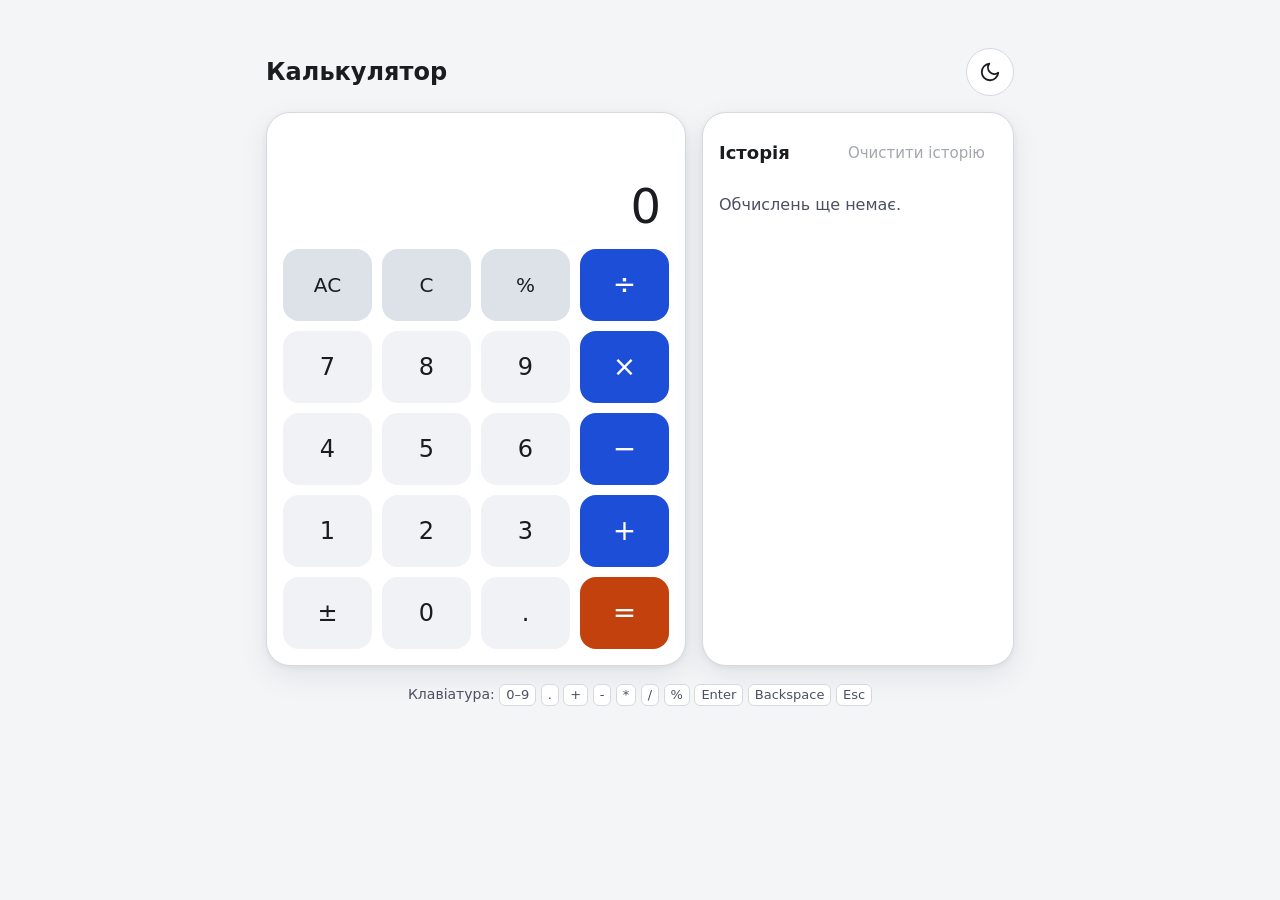
<file: app/src/main/assets/calculator/index.html>
<!doctype html>
<html lang="uk">
  <head>
    <meta charset="utf-8" />
    <meta name="viewport" content="width=device-width, initial-scale=1" />
    <title>Калькулятор</title>

    <!-- SEO and browser UI -->
    <meta
      name="description"
      content="A fast, accessible calculator with keyboard support, calculation history and light/dark themes."
    />
    <!-- Colour of the mobile browser bar; app.js updates it when the theme changes. -->
    <meta name="theme-color" content="#f4f5f7" />

    <!-- Open Graph tags: how the link looks when shared on social media / chat apps -->
    <meta property="og:type" content="website" />
    <meta property="og:title" content="Calculator" />
    <meta
      property="og:description"
      content="A fast, accessible calculator with keyboard support, calculation history and light/dark themes."
    />
    <meta property="og:site_name" content="Calculator" />
    <!-- After deploying, add absolute URLs (Open Graph requires absolute URLs):
    <meta property="og:url" content="https://<username>.github.io/<repo-name>/" />
    <meta property="og:image" content="https://<username>.github.io/<repo-name>/assets/og-image.png" />
    -->

    <!-- Relative paths (no leading "/") so the site works under /<repo-name>/ on GitHub Pages -->
    <link rel="icon" href="assets/favicon.svg" type="image/svg+xml" />

    <!-- System fonts keep the bundled calculator available offline. -->

    <!--
      Apply the saved theme BEFORE the page is painted, otherwise users who chose
      dark mode would see a white "flash" while app.js loads.
    -->
    <script>
      (function () {
        try {
          var saved = localStorage.getItem('calculator.theme');
          if (saved === 'light' || saved === 'dark') {
            document.documentElement.dataset.theme = saved;
          }
        } catch (e) {
          /* localStorage can be blocked (private mode); the system theme is used instead. */
        }
      })();
    </script>

    <link rel="stylesheet" href="css/style.css" />
    <!-- type="module" lets app.js use import/export. Modules are deferred automatically. -->
    <script type="module" src="js/app.js"></script>
  </head>

  <body>
    <main class="app">
      <header class="app-header">
        <h1 class="app-title">Калькулятор</h1>
        <button
          id="theme-toggle"
          class="theme-toggle"
          type="button"
          aria-label="Switch to dark theme"
          aria-pressed="false"
        >
          <!-- Moon icon (shown in light mode) -->
          <svg class="icon icon-moon" viewBox="0 0 24 24" aria-hidden="true" focusable="false">
            <path d="M21 12.8A9 9 0 1 1 11.2 3a7 7 0 0 0 9.8 9.8z" />
          </svg>
          <!-- Sun icon (shown in dark mode) -->
          <svg class="icon icon-sun" viewBox="0 0 24 24" aria-hidden="true" focusable="false">
            <circle cx="12" cy="12" r="4.5" />
            <path
              d="M12 1.5v3M12 19.5v3M4.6 4.6l2.1 2.1M17.3 17.3l2.1 2.1M1.5 12h3M19.5 12h3M4.6 19.4l2.1-2.1M17.3 6.7l2.1-2.1"
            />
          </svg>
        </button>
      </header>

      <section class="calculator" aria-label="Калькулятор">
        <!-- Display: expression line on top, current value below -->
        <div class="display">
          <div id="expression" class="display-expression" aria-label="Expression"></div>
          <!--
            aria-live="polite" makes screen readers announce the value whenever it
            changes (including results and error messages) without interrupting.
          -->
          <output id="result" class="display-result" aria-live="polite" aria-atomic="true">0</output>
        </div>

        <!--
          Keypad. Each button describes itself with data-* attributes, and app.js
          uses ONE click listener on the keypad (event delegation) to handle all of them.
        -->
        <div id="keypad" class="keypad">
          <button type="button" class="key key-function" data-action="clear" aria-label="All clear">AC</button>
          <button type="button" class="key key-function" data-action="backspace" aria-label="Delete last digit">C</button>
          <button type="button" class="key key-function" data-action="percent" aria-label="Percent">%</button>
          <button type="button" class="key key-operator" data-action="operator" data-operator="/" aria-label="Divide">÷</button>

          <button type="button" class="key" data-action="digit" data-digit="7" aria-label="7">7</button>
          <button type="button" class="key" data-action="digit" data-digit="8" aria-label="8">8</button>
          <button type="button" class="key" data-action="digit" data-digit="9" aria-label="9">9</button>
          <button type="button" class="key key-operator" data-action="operator" data-operator="*" aria-label="Multiply">×</button>

          <button type="button" class="key" data-action="digit" data-digit="4" aria-label="4">4</button>
          <button type="button" class="key" data-action="digit" data-digit="5" aria-label="5">5</button>
          <button type="button" class="key" data-action="digit" data-digit="6" aria-label="6">6</button>
          <button type="button" class="key key-operator" data-action="operator" data-operator="-" aria-label="Subtract">−</button>

          <button type="button" class="key" data-action="digit" data-digit="1" aria-label="1">1</button>
          <button type="button" class="key" data-action="digit" data-digit="2" aria-label="2">2</button>
          <button type="button" class="key" data-action="digit" data-digit="3" aria-label="3">3</button>
          <button type="button" class="key key-operator" data-action="operator" data-operator="+" aria-label="Add">+</button>

          <button type="button" class="key" data-action="sign" aria-label="Toggle positive or negative">±</button>
          <button type="button" class="key" data-action="digit" data-digit="0" aria-label="0">0</button>
          <button type="button" class="key" data-action="decimal" aria-label="Decimal point">.</button>
          <button type="button" class="key key-equals" data-action="equals" aria-label="Equals">=</button>
        </div>
      </section>

      <aside class="history" aria-labelledby="history-title">
        <div class="history-header">
          <h2 id="history-title" class="history-title">Історія</h2>
          <button id="clear-history" class="text-button" type="button" aria-label="Clear history">
            Очистити історію
          </button>
        </div>
        <p id="history-empty" class="history-empty">Обчислень ще немає.</p>
        <!-- Newest first. Each item is a button that loads its result back into the calculator. -->
        <ol id="history-list" class="history-list"></ol>
      </aside>

      <p class="hint">
        Клавіатура: <kbd>0–9</kbd> <kbd>.</kbd> <kbd>+</kbd> <kbd>-</kbd> <kbd>*</kbd> <kbd>/</kbd>
        <kbd>%</kbd> <kbd>Enter</kbd> <kbd>Backspace</kbd> <kbd>Esc</kbd>
      </p>
    </main>

    <noscript>
      <p class="noscript">This calculator needs JavaScript enabled to work.</p>
    </noscript>
  </body>
</html>
</file>
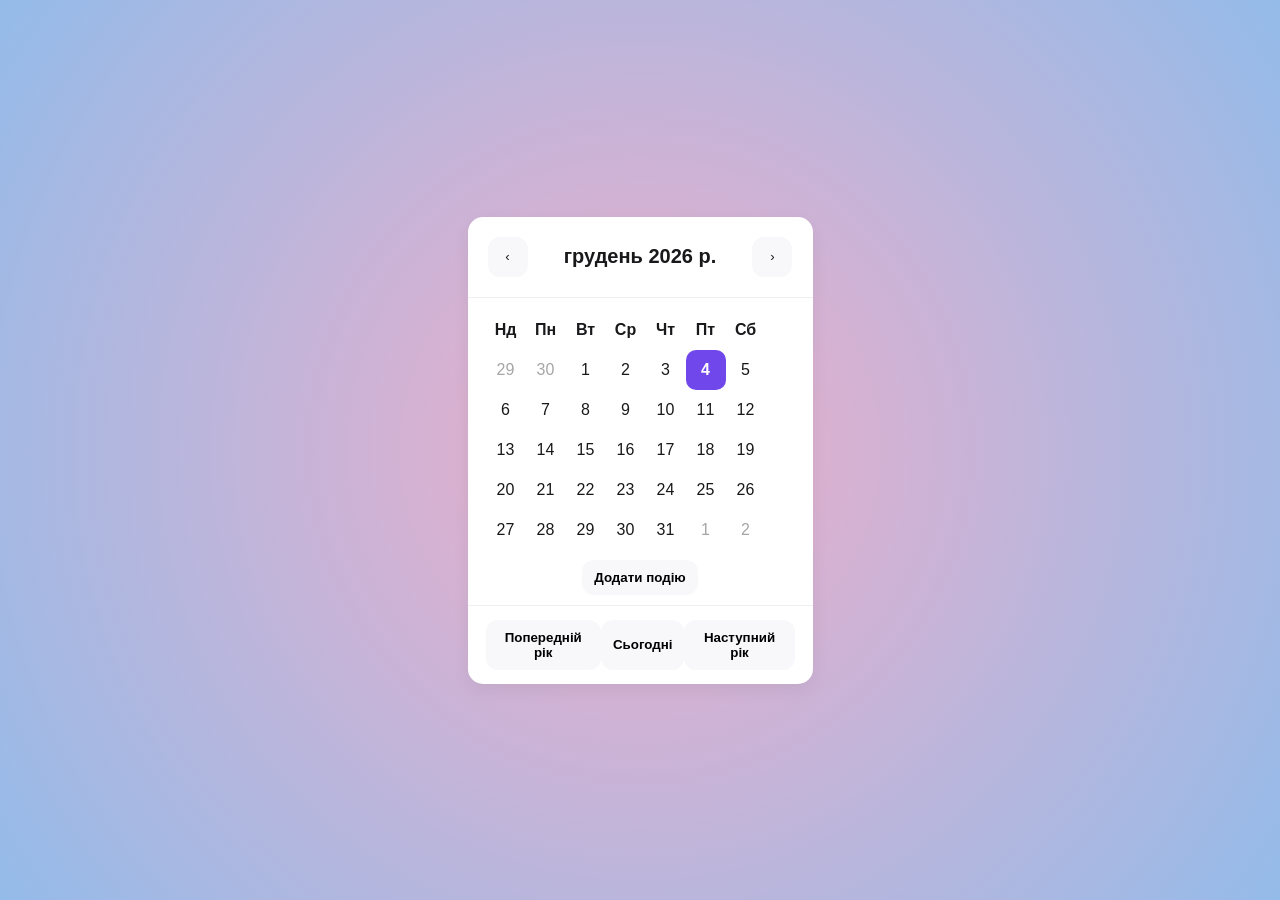
<file: app/src/main/assets/calendar/index.html>
<!DOCTYPE html>
<html lang="uk">
<head>
  <meta charset="utf-8" />
  <meta name="viewport" content="width=device-width,initial-scale=1" />
  <title>Календар</title>
  <link rel="stylesheet" href="styles.css">
</head>
<body>
  <div class="card" role="application" aria-label="Календар">
    <div class="calendar-toolbar">
      <button class="month-btn prev" aria-label="Попередній місяць">‹</button>
      <div class="current-month" aria-live="polite"></div>
      <button class="month-btn next" aria-label="Наступний місяць">›</button>
    </div>

    <div class="calendar">
      <div class="weekdays" aria-hidden="true">
        <div class="weekday-name">Нд</div>
        <div class="weekday-name">Пн</div>
        <div class="weekday-name">Вт</div>
        <div class="weekday-name">Ср</div>
        <div class="weekday-name">Чт</div>
        <div class="weekday-name">Пт</div>
        <div class="weekday-name">Сб</div>
      </div>
      <div class="calendar-days" role="grid" aria-label="Calendar days"></div>
    </div>

    <div style="display:flex;justify-content:center;padding:10px 0;">
      <button id="openAddEvent" class="btn">Додати подію</button>
    </div>

    <div class="goto-buttons">
      <button type="button" class="btn prev-year" aria-label="Попередній рік">Попередній рік</button>
      <button type="button" class="btn today" aria-label="Сьогодні">Сьогодні</button>
      <button type="button" class="btn next-year" aria-label="Наступний рік">Наступний рік</button>
    </div>
  </div>

  <!-- Modal for adding/editing events and viewing day events -->
  <div id="modalBackdrop" class="modal-backdrop" aria-hidden="true">
    <div class="modal" role="dialog" aria-modal="true" aria-labelledby="modalTitle">
      <h4 id="modalTitle">Додати подію</h4>

      <form id="eventForm">
        <div class="field">
          <label>Дата</label>
          <input type="date" id="eventDate" required />
        </div>

        <div class="field">
          <label>Назва</label>
          <input type="text" id="eventTitle" required />
        </div>

        <div class="modal-actions">
          <button type="button" id="cancelEvent" class="btn">Скасувати</button>
          <button type="submit" class="btn">Зберегти</button>
        </div>
      </form>

      <div id="dayEventsContainer" style="display:none;">
        <h4 id="dayLabel">Події</h4>
        <div class="event-list" id="eventList"></div>
        <div style="display:flex;justify-content:flex-end;margin-top:8px;">
          <button id="closeDayEvents" class="btn">Закрити</button>
        </div>
      </div>
    </div>
  </div>
  <script src="script.js"></script>
</body>
</html>
</file>
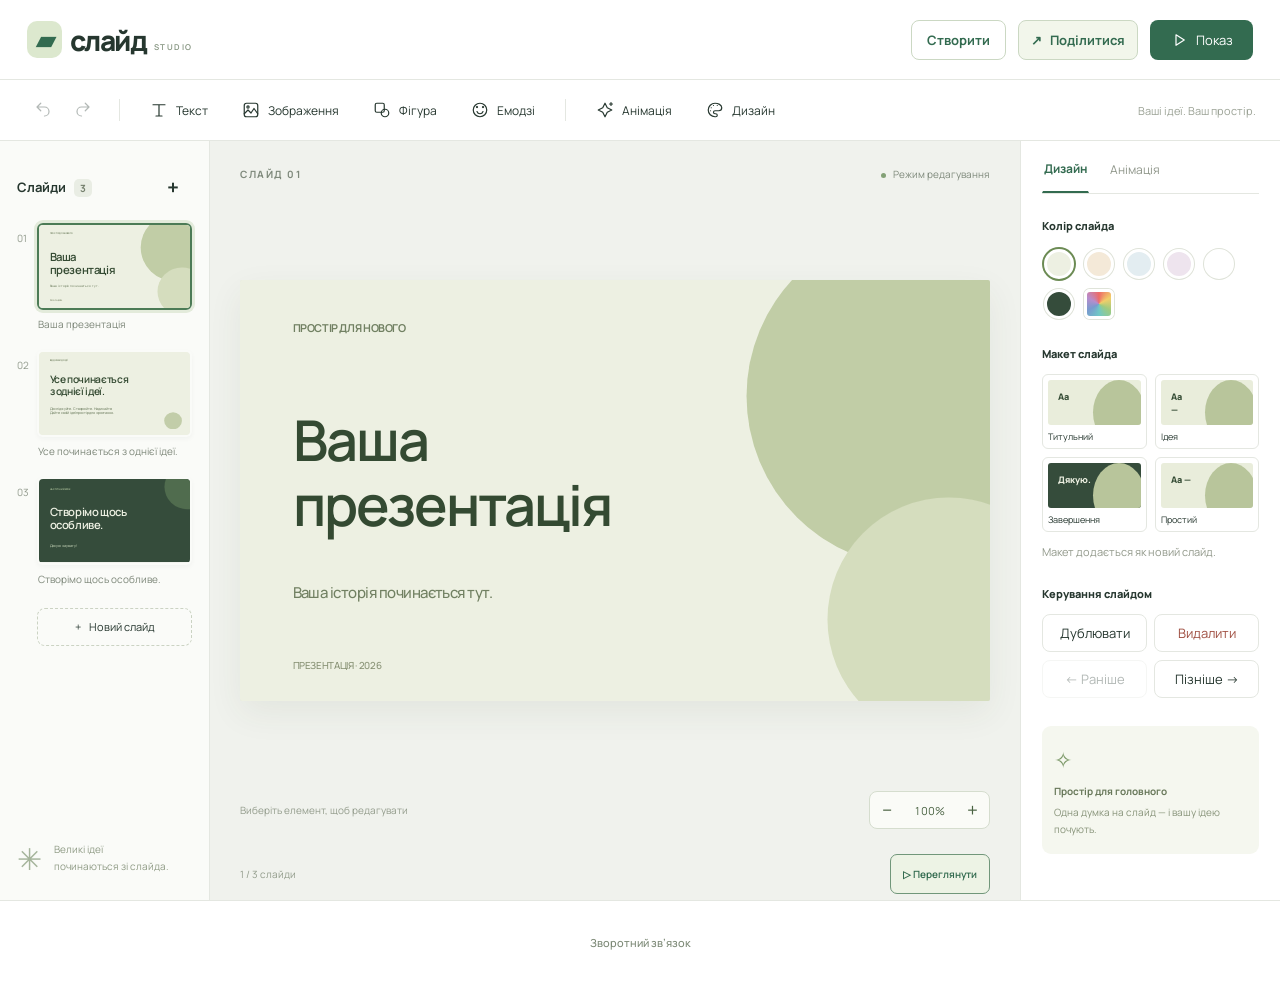
<file: app/src/main/assets/slides/index.html>
<!doctype html>
<html lang="uk"><head><meta charset="utf-8"><meta name="viewport" content="width=device-width,initial-scale=1,viewport-fit=cover"><meta name="theme-color" content="#f6f7f4"><script>if(new URLSearchParams(location.search).has("id"))document.documentElement.classList.add("shared-loading");</script><title>Слайд — простір для ваших ідей</title><link rel="stylesheet" href="style.css?v=animation-trigger-1"></head><body>
<header><a class="brand" href="./"><span class="brand-icon">▰</span> <span class="brand-name">слайд<span class="beta">STUDIO</span></span></a><div class="header-actions"><button id="createPresentation" class="create-button" aria-label="Створити нову презентацію">Створити</button><button id="sharePresentation" class="share-button" aria-label="Поділитися презентацією" title="Поділитися презентацією">↗ <span>Поділитися</span></button><button id="present" class="primary"></button></div></header>
<nav class="toolbar"><div class="history"><button id="undo" class="icon" title="Скасувати" aria-label="Скасувати"></button><button id="redo" class="icon" title="Повторити" aria-label="Повторити"></button></div><span class="divider"></span><button id="addText"></button><button id="addImage"></button><button id="addShape"></button><button id="addEmoji" aria-haspopup="menu" aria-expanded="false" title="Вибрати емодзі"><svg viewBox="0 0 24 24" fill="none" stroke="currentColor" stroke-width="1.6" stroke-linecap="round"><circle cx="12" cy="12" r="9"/><path d="M8 14s1 3 4 3 4-3 4-3"/><path d="M8 8h.01M16 8h.01" stroke-width="3"/></svg>Емодзі</button><span class="divider"></span><button id="animationTool"></button><button id="themeTool"></button><span class="toolbar-note">Ваші ідеї. Ваш простір.</span></nav>
<main><aside class="slides-panel"><div class="panel-heading"><span>Слайди <b id="slideCount">3</b></span><button id="newSlide" class="icon" aria-label="Додати слайд" title="Додати слайд">+</button></div><div id="slideList"></div><button id="newSlideBottom" class="add-slide" aria-label="Додати новий слайд"><span class="add-slide-plus" aria-hidden="true">+</span><span>Новий слайд</span></button><div class="rail-footer"><span class="small-orbit">✳</span><p>Великі ідеї<br>починаються зі слайда.</p></div></aside>
<section class="workspace"><div class="workspace-top"><span id="slideLabel">Слайд 01</span><span><span class="green-dot"></span> Режим редагування</span></div><div class="canvas-area"><div id="canvasViewport" class="canvas-viewport"><div id="canvasStage" class="canvas-stage"><div id="canvas" class="slide-canvas" tabindex="0" aria-label="Полотно слайда"></div></div></div></div><div class="canvas-meta"><span id="canvasHint">Виберіть елемент, щоб редагувати</span><div class="zoom-controls" aria-label="Масштаб слайда"><button id="zoomOut" aria-label="Зменшити масштаб">−</button><button id="zoomReset" aria-label="Скинути масштаб до 100%">100%</button><button id="zoomIn" aria-label="Збільшити масштаб">+</button></div></div><footer><span id="footerCount">1 / 3 слайди</span><button id="preview" class="text-button">▷ Переглянути</button></footer></section>
<aside class="inspector"><div class="inspector-tabs"><button class="active" id="designTab">Дизайн</button><button id="motionTab">Анімація</button></div><div id="properties"></div><div class="tip"><span>✧</span><strong>Простір для головного</strong><p>Одна думка на слайд — і вашу ідею почують.</p></div></aside></main><footer class="feedback-footer"><button id="contactButton" class="text-button">Зворотний зв’язок</button></footer>
<input id="imageInput" type="file" accept="image/*" hidden><div id="toast" role="status"></div>

<dialog id="createDialog" aria-labelledby="createHeading" aria-describedby="createWarning"><h2 id="createHeading">Створити нову презентацію?</h2><p id="createWarning">Якщо створити нову презентацію, поточні зміни не збережуться.</p><div class="create-actions"><button id="cancelCreate" class="field" autofocus>Відміна</button><button id="confirmCreate" class="primary">ОК</button></div></dialog>
<dialog id="contactDialog" aria-labelledby="contactHeading"><div class="contact-heading"><h2 id="contactHeading">Зворотний зв’язок</h2><button id="closeContact" class="icon" aria-label="Закрити">✕</button></div><p>Питання, пропозиції для тестування або ідеї нових фіч — напишіть мені.</p><form id="contactForm"><label class="property-label" for="contactName">Ваше ім’я</label><input id="contactName" class="field" name="name" autocomplete="name" placeholder="Як до вас звертатися"><label class="property-label" for="contactEmail">Ваш email</label><input id="contactEmail" class="field" type="email" name="email" autocomplete="email" placeholder="name@example.com" required><label class="property-label" for="contactMessage">Повідомлення</label><textarea id="contactMessage" class="field contact-message" name="message" placeholder="Опишіть ідею або проблему" required></textarea><p class="contact-direct">Або напишіть напряму: <a href="mailto:kosachevlad@gmail.com">kosachevlad@gmail.com</a></p><div class="contact-actions"><button type="button" id="cancelContact" class="field">Відміна</button><button type="submit" class="primary">Відкрити лист</button></div><p id="contactStatus" class="muted" role="status" aria-live="polite"></p></form></dialog>
<div id="player" hidden><div class="player-top"><span id="playerTitle"></span><button id="closePlayer" class="icon" aria-label="Завершити показ">✕</button></div><div id="presentCanvas" class="slide-canvas"></div><div class="player-controls"><button id="prev" aria-label="Попередній слайд">←</button><span id="playerCount"></span><button id="next" aria-label="Наступний слайд">→</button><button id="autoplay" title="Автопоказ кожні 5 секунд">▷ Автопоказ</button></div></div>
<script src="editor-shapes.js?v=shapes-animals-1"></script><script src="app.js?v=animation-trigger-1"></script><script src="editor-tools.js?v=shapes-animals-1"></script><script src="share.js?v=animation-trigger-1"></script><script src="create.js?v=shapes-animals-1"></script><script src="contact.js?v=shapes-animals-1"></script></body></html>
</file>
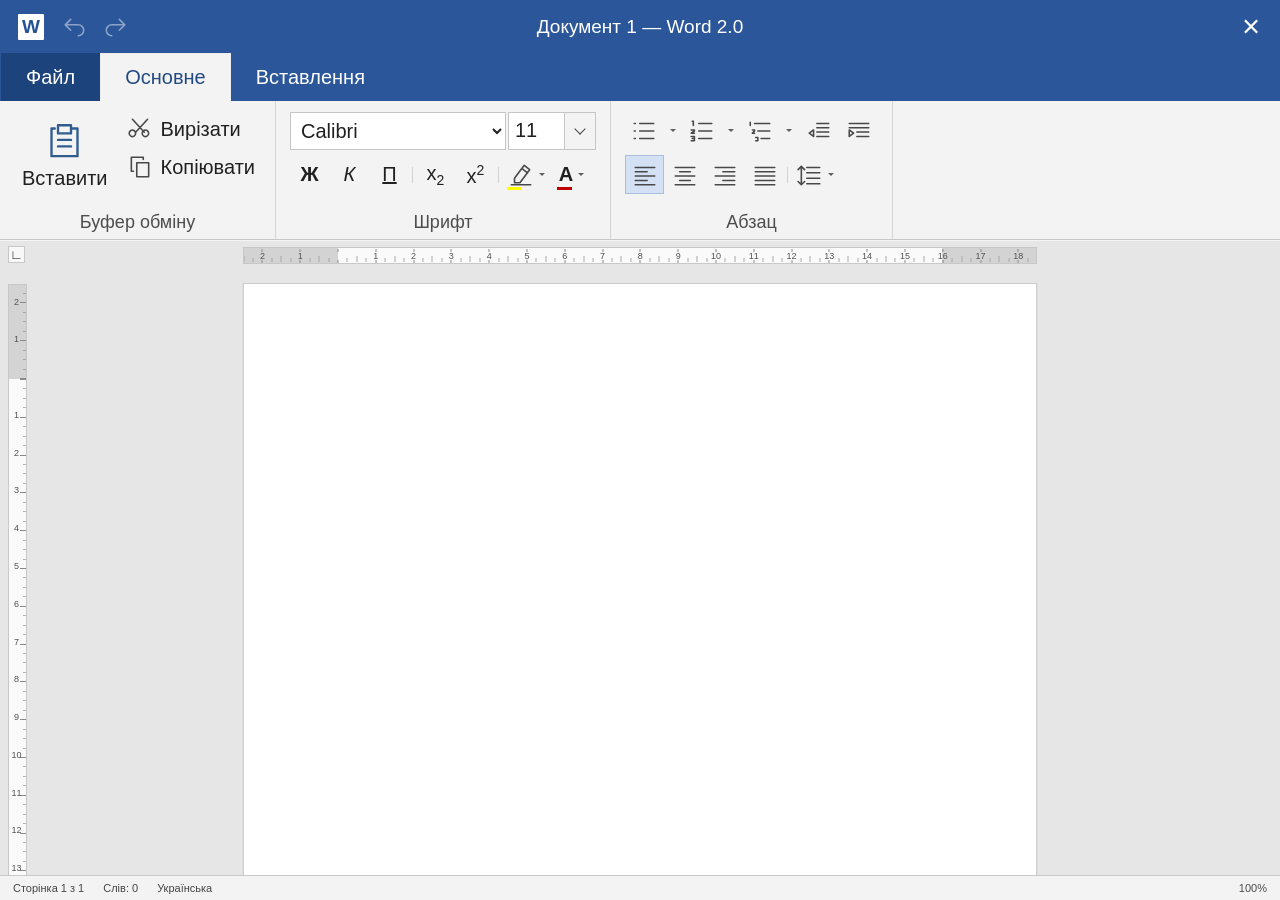
<file: app/src/main/assets/word2/index.html>
<!doctype html>
<html lang="uk">
<head>
<meta charset="utf-8">
<meta name="viewport" content="width=device-width,initial-scale=1">
<title>Документ — Word 2.0</title>
<link rel="stylesheet" href="./style.css?v=table-borders-1">
<script defer src="./docx.js?v=table-design-1"></script>
<script defer src="./editor.js?v=table-borders-1"></script>
<script defer src="./sharing.js?v=2"></script>
</head>
<body>
<header class="office">
  <div class="titlebar">
    <div class="quick">
      <span class="app-icon" aria-hidden="true">W</span>
      <button data-action="undo" title="Скасувати (Ctrl+Z)" aria-label="Скасувати" disabled><i data-icon="undo"></i></button>
      <button data-action="redo" title="Повторити (Ctrl+Y)" aria-label="Повторити" disabled><i data-icon="redo"></i></button>
    </div>
    <div id="title">Документ 1 — Word 2.0</div>
    <div class="title-actions"><button id="close-editor" data-action="closeEditor" title="Закрити Word 2.0" aria-label="Закрити Word 2.0">×</button></div>
  </div>
  <div id="pull-refresh-cue" class="pull-refresh-cue" hidden aria-live="polite">Потягніть, щоб оновити</div>
  <nav class="tabs" role="tablist" aria-label="Стрічка">
    <button id="file-tab" class="file-tab" role="tab" aria-controls="file-panel" aria-selected="false">Файл</button>
    <button id="home-tab" role="tab" aria-controls="home-panel" aria-selected="true">Основне</button>
    <button id="insert-tab" role="tab" aria-controls="insert-panel" aria-selected="false">Вставлення</button>
    <button id="table-design-tab" role="tab" aria-controls="table-design-panel" aria-selected="false" hidden>Конструктор таблиць</button>
  </nav>
  <div class="ribbon" id="home-panel" role="tabpanel" aria-labelledby="home-tab">
    <section class="group clipboard" aria-label="Буфер обміну">
      <div class="tools clip-tools">
        <button class="large" data-action="paste" title="Вставити (Ctrl+V)"><i data-icon="paste"></i>Вставити</button>
        <div class="stack">
          <button data-action="cut" title="Вирізати (Ctrl+X)"><i data-icon="cut"></i>Вирізати</button>
          <button data-action="copy" title="Копіювати (Ctrl+C)"><i data-icon="copy"></i>Копіювати</button>
        </div>
      </div>
      <div class="group-name">Буфер обміну</div>
    </section>
    <section class="group font" aria-label="Шрифт">
      <div class="tools rows">
        <div class="row font-select">
          <select id="font" aria-label="Шрифт" title="Шрифт">
            <option>Calibri</option><option>Aptos</option><option>Arial</option><option>Cambria</option>
            <option>Georgia</option><option>Times New Roman</option><option>Verdana</option><option>Courier New</option>
          </select>
          <div class="size-control">
            <input type="text" id="size" inputmode="decimal" value="11" aria-label="Розмір шрифту" title="Розмір шрифту (пт)" autocomplete="off">
            <button type="button" class="size-toggle" data-menu="size-menu" aria-label="Вибрати розмір шрифту" aria-haspopup="listbox" title="Вибрати розмір шрифту"><span class="size-arrow" aria-hidden="true"></span></button>
          </div>
        </div>
        <div class="row">
          <button class="symbol" data-command="bold" title="Жирний (Ctrl+B)" aria-label="Жирний"><b>Ж</b></button>
          <button class="symbol" data-command="italic" title="Курсив (Ctrl+I)" aria-label="Курсив"><em>К</em></button>
          <button class="symbol" data-command="underline" title="Підкреслений (Ctrl+U)" aria-label="Підкреслений"><u>П</u></button>
          <span class="separator"></span>
          <button class="symbol" data-command="subscript" title="Підрядковий" aria-label="Підрядковий">x<sub>2</sub></button>
          <button class="symbol" data-command="superscript" title="Надрядковий" aria-label="Надрядковий">x<sup>2</sup></button>
          <span class="separator"></span>
          <button class="color-button" data-menu="highlight-menu" title="Колір виділення" aria-label="Колір виділення"><i data-icon="highlight"></i><span class="ink" style="--ink:#ffff00"></span><span class="chevron"></span></button>
          <button class="color-button" data-menu="color-menu" title="Колір шрифту" aria-label="Колір шрифту"><b>A</b><span class="ink" style="--ink:#c00000"></span><span class="chevron"></span></button>
        </div>
      </div>
      <div class="group-name">Шрифт</div>
    </section>
    <section class="group paragraph" aria-label="Абзац">
      <div class="tools rows">
        <div class="row">
          <span class="list-control"><button data-command="insertUnorderedList" title="Маркери" aria-label="Маркери"><i data-icon="bullets"></i></button><button class="list-arrow" data-menu="bullets-menu" title="Вибрати маркер" aria-label="Вибрати маркер"><span class="chevron"></span></button></span>
          <span class="list-control"><button data-command="insertOrderedList" title="Нумерація" aria-label="Нумерація"><i data-icon="numbers"></i></button><button class="list-arrow" data-menu="numbers-menu" title="Вибрати формат нумерації" aria-label="Вибрати формат нумерації"><span class="chevron"></span></button></span>
          <span class="list-control"><button data-action="multilevel" title="Багаторівневий список" aria-label="Багаторівневий список"><i data-icon="levels"></i></button><button class="list-arrow" data-menu="multilevel-menu" title="Вибрати багаторівневий список" aria-label="Вибрати багаторівневий список"><span class="chevron"></span></button></span>
          <button data-action="outdentParagraph" title="Зменшити відступ" aria-label="Зменшити відступ"><i data-icon="outdent"></i></button>
          <button data-action="indentParagraph" title="Збільшити відступ" aria-label="Збільшити відступ"><i data-icon="indent"></i></button>
        </div>
        <div class="row">
          <button data-command="justifyLeft" title="Ліворуч" aria-label="Вирівняти ліворуч"><i data-icon="left"></i></button>
          <button data-command="justifyCenter" title="По центру" aria-label="Вирівняти по центру"><i data-icon="center"></i></button>
          <button data-command="justifyRight" title="Праворуч" aria-label="Вирівняти праворуч"><i data-icon="right"></i></button>
          <button data-command="justifyFull" title="По ширині" aria-label="Вирівняти по ширині"><i data-icon="justify"></i></button>
          <span class="separator"></span>
          <button data-menu="spacing-menu" title="Міжрядковий інтервал" aria-label="Міжрядковий інтервал"><i data-icon="spacing"></i><span class="chevron"></span></button>
        </div>
      </div>
      <div class="group-name">Абзац</div>
    </section>
  </div>
  <div class="ribbon" id="insert-panel" role="tabpanel" aria-labelledby="insert-tab" hidden>
    <section class="group" aria-label="Сторінки">
      <div class="tools"><button class="large" data-action="pageBreak" title="Розрив сторінки"><i data-icon="break"></i>Розрив<br>сторінки</button></div>
      <div class="group-name">Сторінки</div>
    </section>
    <section class="group" aria-label="Таблиці">
      <div class="tools"><button class="large" data-menu="table-menu"><i data-icon="table"></i>Таблиця <span class="chevron"></span></button></div>
      <div class="group-name">Таблиці</div>
    </section>
    <section class="group" aria-label="Ілюстрації">
      <div class="tools">
        <button class="large" data-menu="shapes-menu"><i data-icon="shapes"></i>Фігури <span class="chevron"></span></button>
        <button class="large" data-action="imageLocal"><i data-icon="image"></i>Зображення<br>з пристрою</button>
        <button class="large" data-action="imageWeb"><i data-icon="web"></i>Зображення<br>з інтернету</button>
      </div>
      <div class="group-name">Ілюстрації</div>
    </section>
  </div>
  <div class="ribbon file-panel" id="file-panel" role="tabpanel" aria-labelledby="file-tab" hidden>
    <button class="large" data-action="newDoc"><i data-icon="file"></i>Новий<br>документ</button>
    <button class="large" data-action="openDoc"><i data-icon="open"></i>Відкрити</button>
    <button class="large" data-action="saveAs"><i data-icon="save"></i>Зберегти як</button>
    <button class="large" data-action="saveAndShare"><i data-icon="share"></i>Зберегти й<br>поділитися</button>
  </div>
  <div class="ribbon table-design-ribbon" id="table-design-panel" role="tabpanel" aria-labelledby="table-design-tab" hidden>
    <section class="group table-options" aria-label="Параметри стилів таблиць">
      <div class="table-option-grid">
        <label><input type="checkbox" data-table-option="headerRow"> Рядок заголовка</label>
        <label><input type="checkbox" data-table-option="firstColumn"> Перший стовпець</label>
        <label><input type="checkbox" data-table-option="totalRow"> Рядок підсумків</label>
        <label><input type="checkbox" data-table-option="lastColumn"> Останній стовпець</label>
        <label><input type="checkbox" data-table-option="bandedRows"> Смугасті рядки</label>
        <label><input type="checkbox" data-table-option="bandedColumns"> Смугасті стовпці</label>
      </div>
      <div class="group-name">Параметри стилів таблиць</div>
    </section>
    <section class="group table-style-group" aria-label="Стилі таблиць">
      <div class="table-style-gallery">
        <button type="button" data-table-style="plain" aria-label="Проста таблиця" title="Проста таблиця"><span class="table-style-preview preview-plain"></span></button>
        <button type="button" data-table-style="blue" aria-label="Синя таблиця" title="Синя таблиця"><span class="table-style-preview preview-blue"></span></button>
        <button type="button" data-table-style="green" aria-label="Зелена таблиця" title="Зелена таблиця"><span class="table-style-preview preview-green"></span></button>
        <button type="button" data-table-style="dark" aria-label="Темна таблиця" title="Темна таблиця"><span class="table-style-preview preview-dark"></span></button>
      </div>
      <div class="table-fill-control"><label for="design-fill">Заливка комірки</label><input id="design-fill" type="color" value="#fff2cc" aria-label="Колір заливки комірки"></div>
      <div class="group-name">Стилі таблиць</div>
    </section>
    <section class="group table-border-group" aria-label="Межі">
      <div class="table-border-settings">
        <label>Стиль <select id="border-style" aria-label="Стиль межі"><option value="solid">Одинарна</option><option value="dashed">Пунктир</option><option value="double">Подвійна</option></select></label>
        <label>Товщина <select id="border-width" aria-label="Товщина межі"><option value="1">1 пкс</option><option value="2">2 пкс</option><option value="3">3 пкс</option><option value="4">4 пкс</option></select></label>
        <label>Колір <input id="border-color" type="color" value="#434343" aria-label="Колір межі"></label>
      </div>
      <button type="button" class="border-menu-button" data-menu="border-menu" aria-label="Межі таблиці"><span aria-hidden="true">▦</span> Межі <span class="chevron"></span></button>
      <div class="group-name">Межі</div>
    </section>
  </div>
</header>
<header id="shared-header" class="shared-header" hidden>
  <div><strong id="shared-name">Спільний документ</strong><span>Лише перегляд</span></div>
  <div><button type="button" id="shared-edit-copy" hidden>Копіювати</button><a href="./">До редактора</a></div>
</header>
<div class="ruler-bar"><span class="tab-stop" aria-hidden="true">∟</span><div class="ruler" aria-hidden="true" id="ruler"></div></div>
<main class="workspace" id="workspace" aria-label="Робоча область">
  <p id="shared-message" class="shared-message" role="status" hidden></p>
  <div id="editor" contenteditable="true" role="textbox" aria-label="Документ" aria-multiline="true" spellcheck="true"><section class="page"><p><br></p></section></div>
</main>
<footer class="status"><span id="page-status">Сторінка 1 з 1</span><span id="word-status">Слів: 0</span><span class="language">Українська</span><span id="notice" role="status" aria-live="polite"></span><span class="zoom"><span class="desktop-zoom">100%</span><span class="phone-zoom">85%</span></span></footer>
<div class="popup" id="color-menu" hidden></div>
<div class="popup" id="highlight-menu" hidden></div>
<div class="popup simple-menu border-popup" id="border-menu" hidden>
  <button type="button" data-table-border="bottom">Нижня межа</button>
  <button type="button" data-table-border="top">Верхня межа</button>
  <button type="button" data-table-border="left">Ліва межа</button>
  <button type="button" data-table-border="right">Права межа</button>
  <button type="button" data-table-border="none">Без меж</button>
  <button type="button" data-table-border="all">Усі межі</button>
  <button type="button" data-table-border="outside">Зовнішні межі</button>
  <button type="button" data-table-border="inside">Внутрішні межі</button>
  <button type="button" data-table-border="insideH">Внутрішня горизонтальна межа</button>
  <button type="button" data-table-border="insideV">Внутрішня вертикальна межа</button>
</div>
<div class="popup simple-menu" id="spacing-menu" hidden></div>
<div class="popup list-menu" id="bullets-menu" aria-label="Бібліотека маркерів" hidden></div>
<div class="popup list-menu" id="numbers-menu" aria-label="Бібліотека нумерованих списків" hidden></div>
<div class="popup list-menu" id="multilevel-menu" aria-label="Бібліотека багаторівневих списків" hidden></div>
<div class="popup size-menu" id="size-menu" role="listbox" aria-label="Розміри шрифту в пунктах" hidden></div>
<div class="popup" id="table-menu" hidden><div class="popup-title" id="table-label">Вставити таблицю</div><div id="table-grid" class="table-grid"></div></div>
<div class="popup" id="shapes-menu" hidden><div class="popup-title">Фігури</div><div class="shape-grid" id="shape-grid"></div><div class="shape-fill"><span>Заливка</span><div id="shape-colors" class="swatches"></div></div></div>
<input id="file-input" type="file" accept=".docx,application/vnd.openxmlformats-officedocument.wordprocessingml.document" hidden>
<input id="image-input" type="file" accept="image/*" hidden>
<dialog id="dialog"><form id="dialog-form"><h2 id="dialog-title"></h2><p id="dialog-info"></p><label id="dialog-field"><span id="dialog-label"></span><input id="dialog-input" required></label>
<details id="save-viber-help" hidden>
  <summary>Як поділитися збереженим файлом у Viber</summary>
  <p>Відкрийте чат з учителем у Viber.</p>
  <ol class="viber-steps" role="list">
    <li>
      <span class="viber-icon viber-plus" aria-hidden="true">+</span>
      <span>Натисніть <strong>«+»</strong> біля поля повідомлення.</span>
    </li>
    <li>
      <span class="viber-icon viber-file" aria-hidden="true"><svg viewBox="0 0 24 24" fill="none" stroke="currentColor" stroke-width="1.8" stroke-linecap="round" stroke-linejoin="round"><path d="M6 3h8l4 4v14H6zM14 3v5h4M9 12h6m-6 4h6"/></svg></span>
      <span>Виберіть <strong>«Файл»</strong>.</span>
    </li>
    <li>
      <span class="viber-icon viber-folder" aria-hidden="true"><svg viewBox="0 0 24 24" fill="none" stroke="currentColor" stroke-width="1.8" stroke-linecap="round" stroke-linejoin="round"><path d="M3 6h7l2 2h9v11H3z"/></svg></span>
      <span>У папці <strong>«Завантаження»</strong> знайдіть файл <strong id="viber-filename" dir="auto"></strong> і надішліть його.</span>
    </li>
  </ol>
</details>
<div class="dialog-actions"><button type="button" id="dialog-cancel">Скасувати</button><button type="submit" class="primary" id="dialog-ok">OK</button></div></form></dialog>
<dialog id="share-dialog" aria-labelledby="share-title">
  <h2 id="share-title">Зберегти й поділитися</h2>
  <p>Кожен, хто отримає посилання, зможе переглядати копію протягом 90 днів.</p>
  <p id="share-status" role="status"></p>
  <div id="share-result" hidden>
    <label>Посилання для перегляду<input id="share-url" readonly></label>
    <div class="share-links">
      <button class="primary" type="button" id="share-copy">Копіювати посилання</button>
      <button type="button" id="share-send">Надіслати…</button>
    </div>
  </div>
  <form method="dialog" class="dialog-actions share-actions">
    <button type="button" id="share-retry" hidden>Спробувати ще раз</button>
    <button type="submit" autofocus>Закрити</button>
  </form>
</dialog>
</body>
</html>
</file>
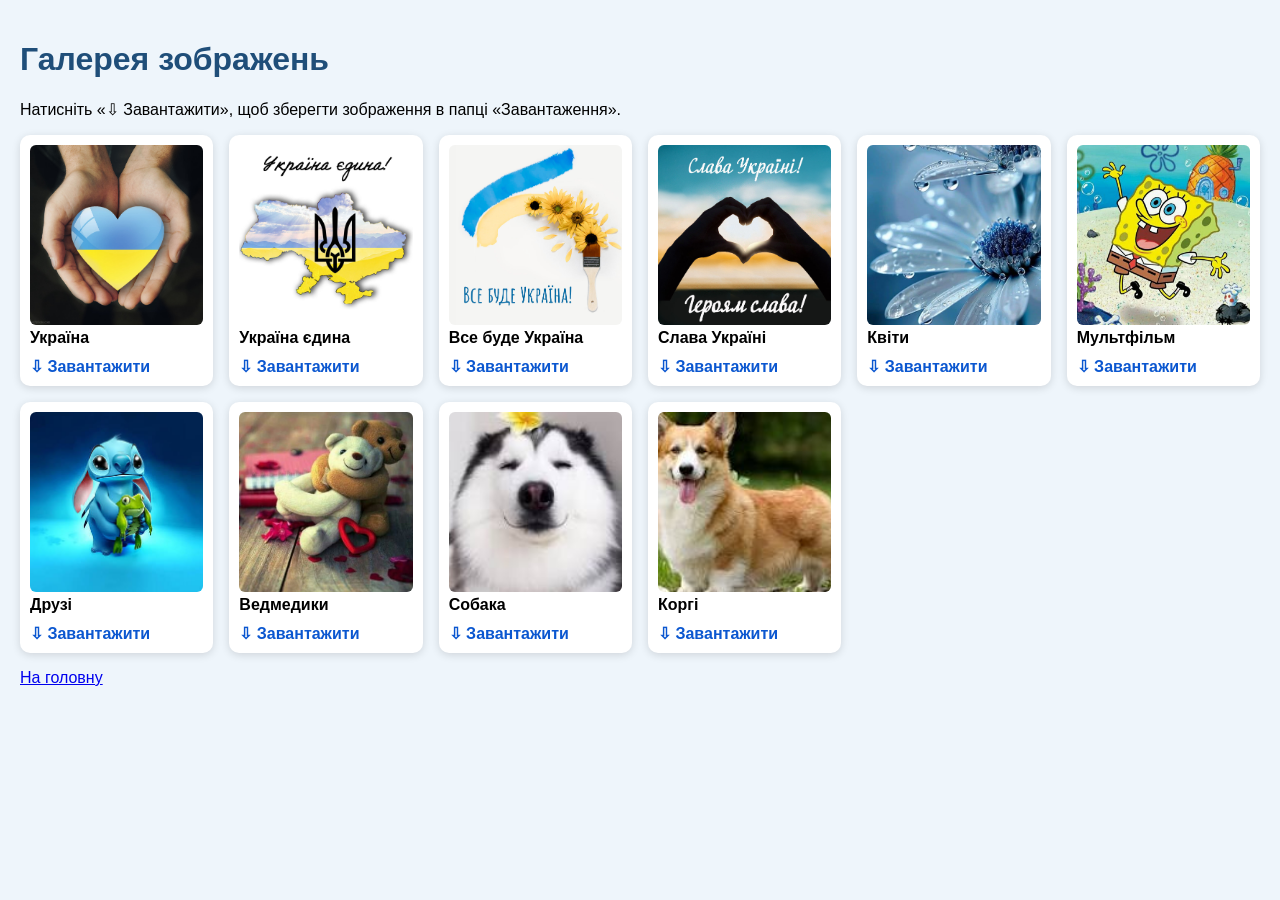
<file: app/src/main/assets/browser/gallery.html>
<!doctype html>
<html>
<head>
  <meta name="viewport" content="width=device-width,initial-scale=1">
  <style>
    body { font-family: sans-serif; background: #eef5fb; margin: 0; padding: 20px; }
    h1 { color: #1f4e79; }
    .grid { display: grid; grid-template-columns: repeat(auto-fit, minmax(180px, 1fr)); gap: 16px; }
    .card { background: white; border-radius: 10px; padding: 10px; box-shadow: 0 2px 8px #0002; }
    .card img { width: 100%; height: 180px; object-fit: cover; border-radius: 6px; }
    .download { display: inline-block; margin-top: 10px; color: #0b57d0; text-decoration: none; font-weight: 600; }
  </style>
</head>
<body>
  <h1>Галерея зображень</h1>
  <p>Натисніть «⇩ Завантажити», щоб зберегти зображення в папці «Завантаження».</p>
  <div class="grid">
    <div class="card"><img src="images/image1.png"><b>Україна</b><br><a class="download" href="download://image1.png">⇩ Завантажити</a></div>
    <div class="card"><img src="images/image2.png"><b>Україна єдина</b><br><a class="download" href="download://image2.png">⇩ Завантажити</a></div>
    <div class="card"><img src="images/image3.png"><b>Все буде Україна</b><br><a class="download" href="download://image3.png">⇩ Завантажити</a></div>
    <div class="card"><img src="images/image4.png"><b>Слава Україні</b><br><a class="download" href="download://image4.png">⇩ Завантажити</a></div>
    <div class="card"><img src="images/image5.png"><b>Квіти</b><br><a class="download" href="download://image5.png">⇩ Завантажити</a></div>
    <div class="card"><img src="images/image6.png"><b>Мультфільм</b><br><a class="download" href="download://image6.png">⇩ Завантажити</a></div>
    <div class="card"><img src="images/image7.png"><b>Друзі</b><br><a class="download" href="download://image7.png">⇩ Завантажити</a></div>
    <div class="card"><img src="images/image8.png"><b>Ведмедики</b><br><a class="download" href="download://image8.png">⇩ Завантажити</a></div>
    <div class="card"><img src="images/image9.png"><b>Собака</b><br><a class="download" href="download://image9.png">⇩ Завантажити</a></div>
    <div class="card"><img src="images/image10.png"><b>Коргі</b><br><a class="download" href="download://image10.png">⇩ Завантажити</a></div>
  </div>
  <p><a href="browser://home.local">На головну</a></p>
</body>
</html>
</file>
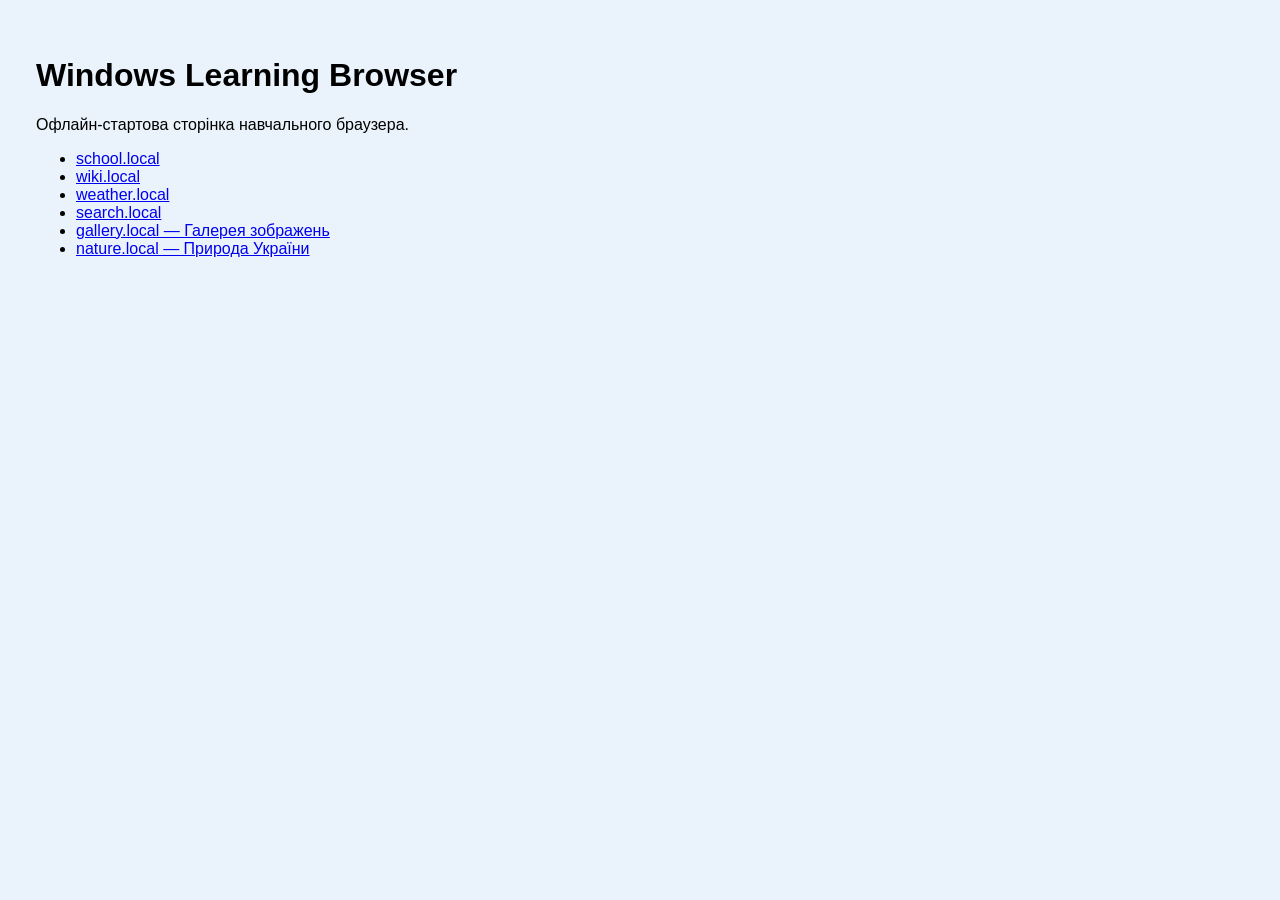
<file: app/src/main/assets/browser/home.html>
<!doctype html><html><body style="font-family:sans-serif;background:#eaf3fb;padding:28px"><h1>Windows Learning Browser</h1><p>Офлайн-стартова сторінка навчального браузера.</p><ul><li><a href="browser://school.local">school.local</a></li><li><a href="browser://wiki.local">wiki.local</a></li><li><a href="browser://weather.local">weather.local</a></li><li><a href="browser://search.local">search.local</a></li><li><a href="browser://gallery.local">gallery.local — Галерея зображень</a></li><li><a href="browser://nature.local">nature.local — Природа України</a></li></ul></body></html>
</file>
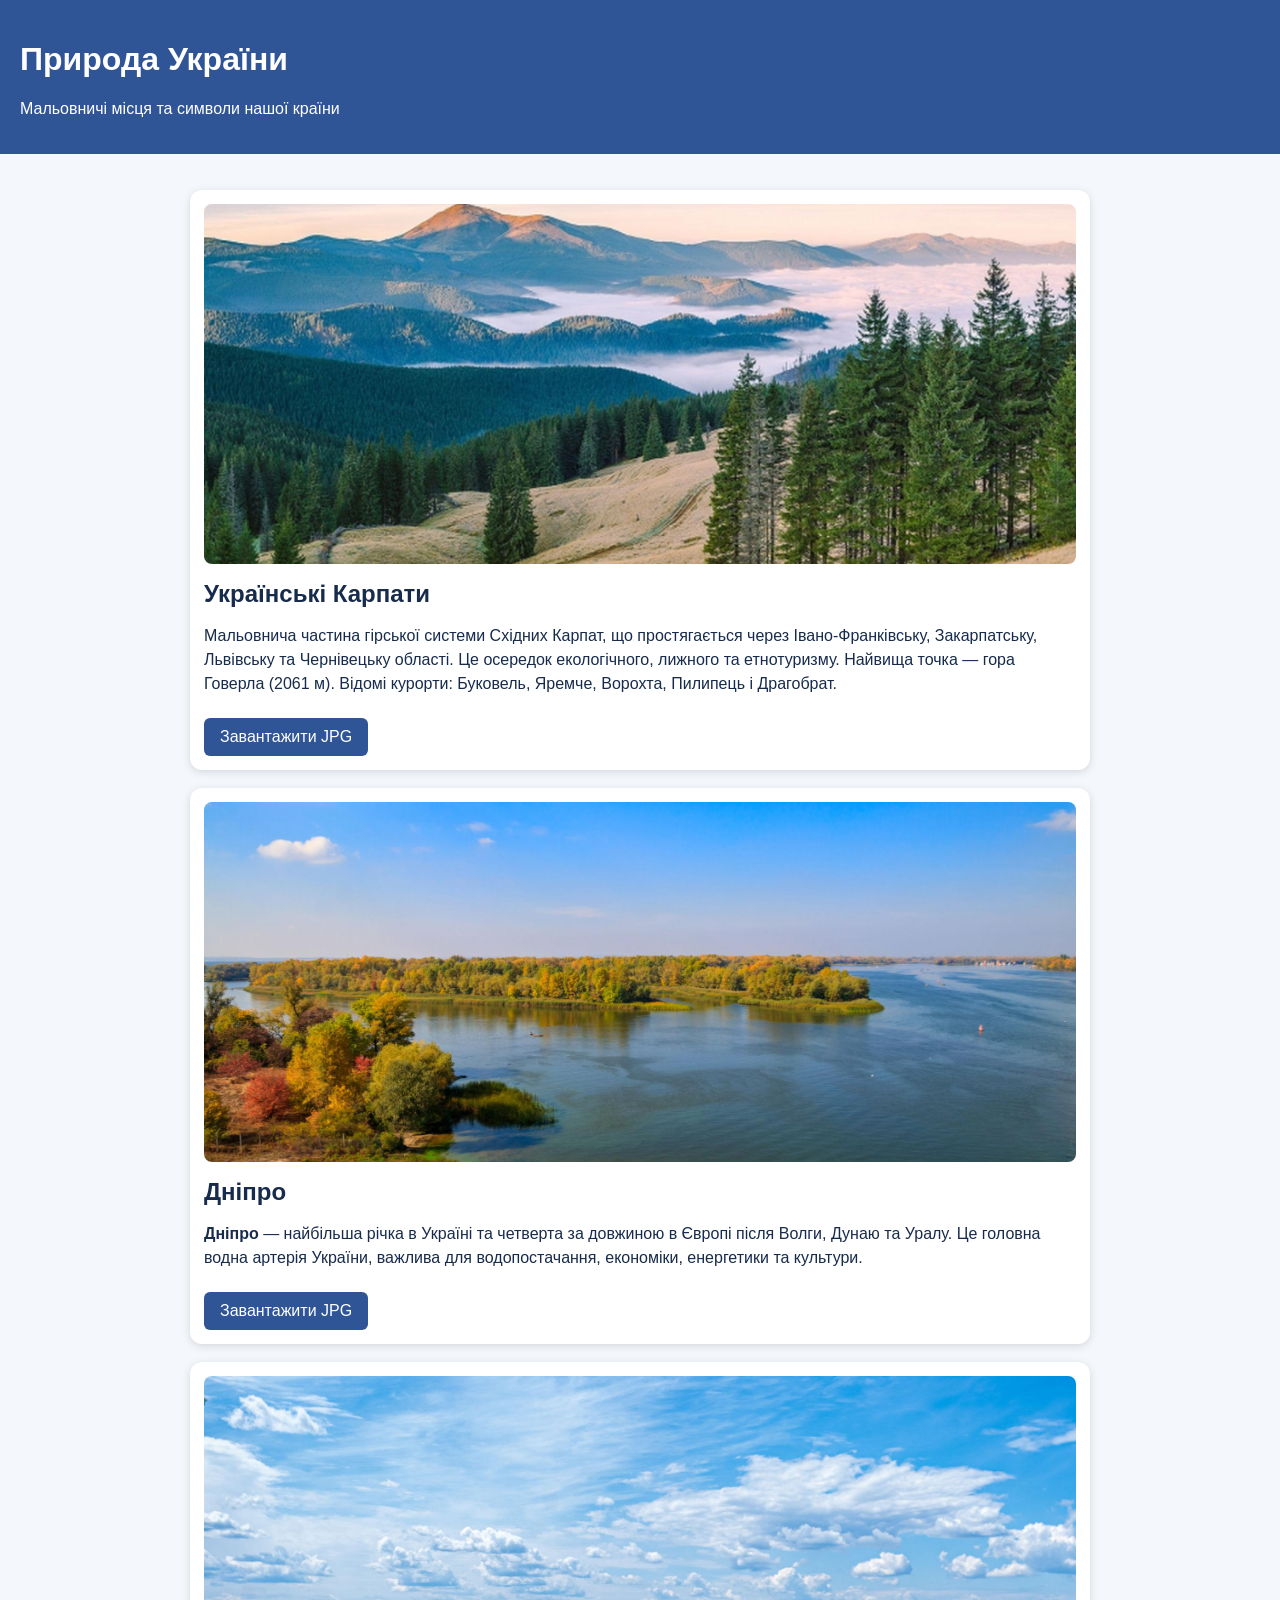
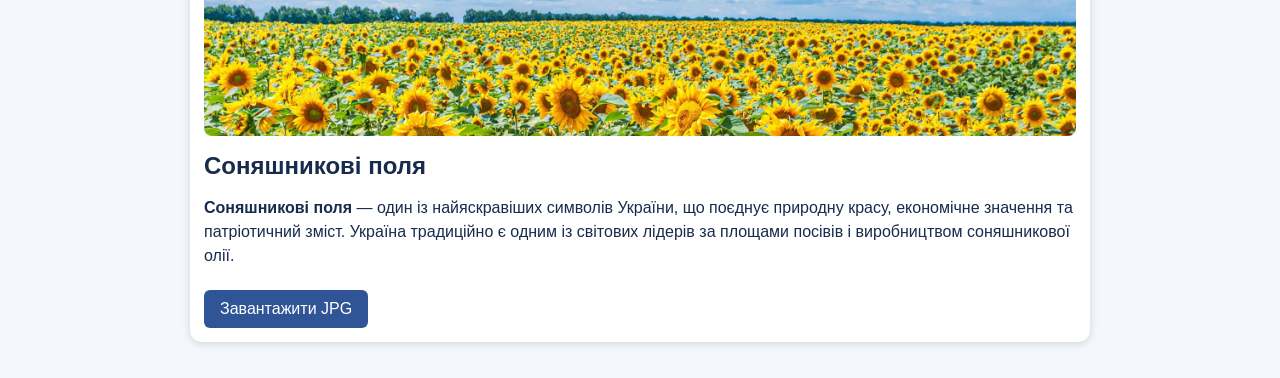
<file: app/src/main/assets/browser/nature.html>
<!doctype html><html lang="uk"><head><meta charset="utf-8"><meta name="viewport" content="width=device-width,initial-scale=1"><title>Природа України</title><style>body{font-family:Arial,sans-serif;margin:0;background:#f4f7fb;color:#172b4d}header{background:#2f5597;color:white;padding:20px}main{max-width:900px;margin:auto;padding:18px}.card{background:white;border-radius:12px;margin:18px 0;padding:14px;box-shadow:0 2px 8px #0002}.card img{width:100%;max-height:360px;object-fit:cover;border-radius:8px}.card h2{margin:12px 0 8px}.card p{line-height:1.5}.download{display:inline-block;background:#2f5597;color:white;text-decoration:none;padding:10px 16px;border-radius:6px;margin-top:6px}</style></head><body><header><h1>Природа України</h1><p>Мальовничі місця та символи нашої країни</p></header><main>
<section class="card"><img src="images/nature-carpathians.jpg"><h2>Українські Карпати</h2><p>Мальовнича частина гірської системи Східних Карпат, що простягається через Івано-Франківську, Закарпатську, Львівську та Чернівецьку області. Це осередок екологічного, лижного та етнотуризму. Найвища точка — гора Говерла (2061 м). Відомі курорти: Буковель, Яремче, Ворохта, Пилипець і Драгобрат.</p><a class="download" href="download://nature-carpathians.jpg">Завантажити JPG</a></section>
<section class="card"><img src="images/nature-dnipro.jpg"><h2>Дніпро</h2><p><b>Дніпро</b> — найбільша річка в Україні та четверта за довжиною в Європі після Волги, Дунаю та Уралу. Це головна водна артерія України, важлива для водопостачання, економіки, енергетики та культури.</p><a class="download" href="download://nature-dnipro.jpg">Завантажити JPG</a></section>
<section class="card"><img src="images/nature-sunflowers.jpg"><h2>Соняшникові поля</h2><p><b>Соняшникові поля</b> — один із найяскравіших символів України, що поєднує природну красу, економічне значення та патріотичний зміст. Україна традиційно є одним із світових лідерів за площами посівів і виробництвом соняшникової олії.</p><a class="download" href="download://nature-sunflowers.jpg">Завантажити JPG</a></section>
</main></body></html>
</file>
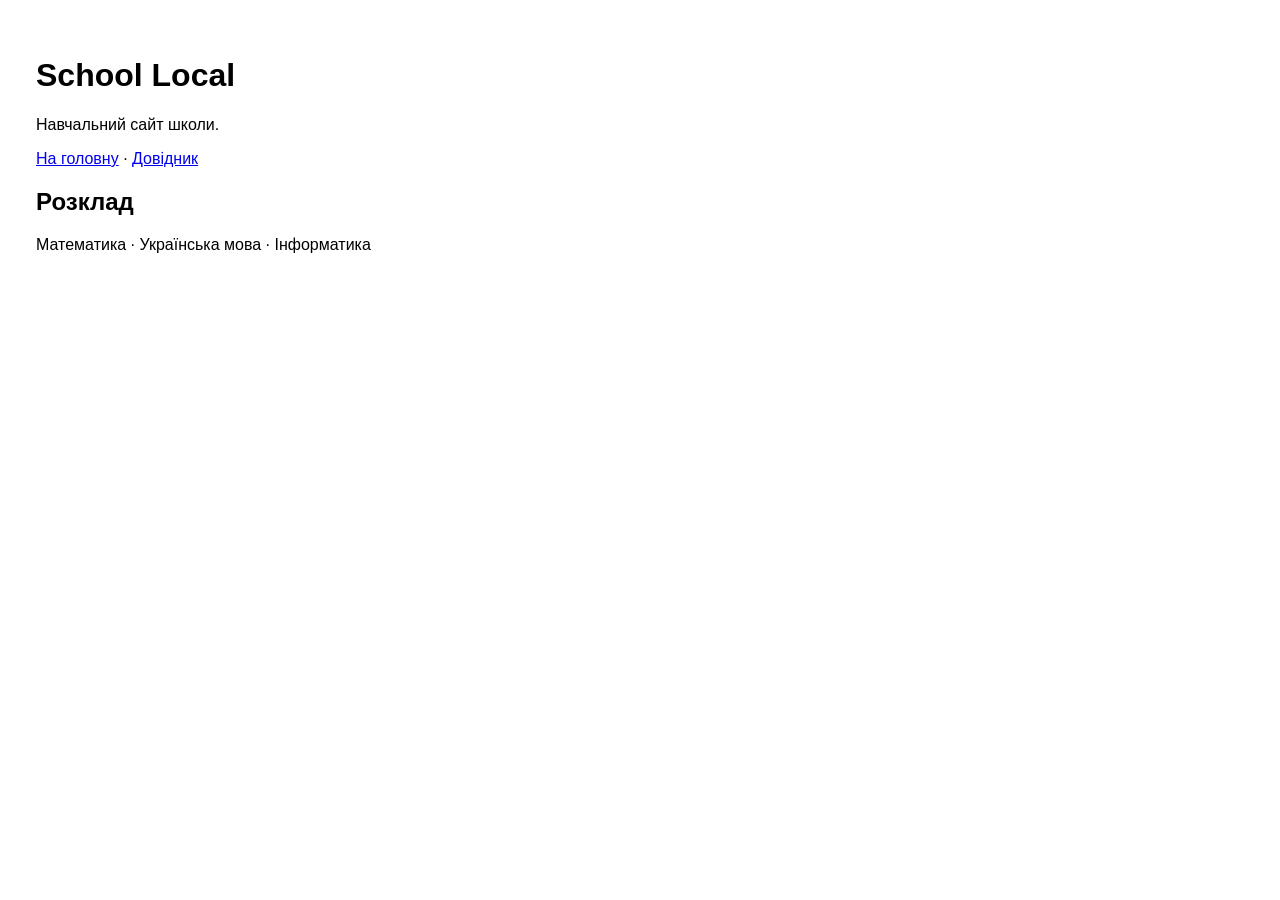
<file: app/src/main/assets/browser/school.html>
<!doctype html><html><body style="font-family:sans-serif;padding:28px"><h1>School Local</h1><p>Навчальний сайт школи.</p><p><a href="browser://home.local">На головну</a> · <a href="browser://wiki.local">Довідник</a></p><h2>Розклад</h2><p>Математика · Українська мова · Інформатика</p></body></html>
</file>
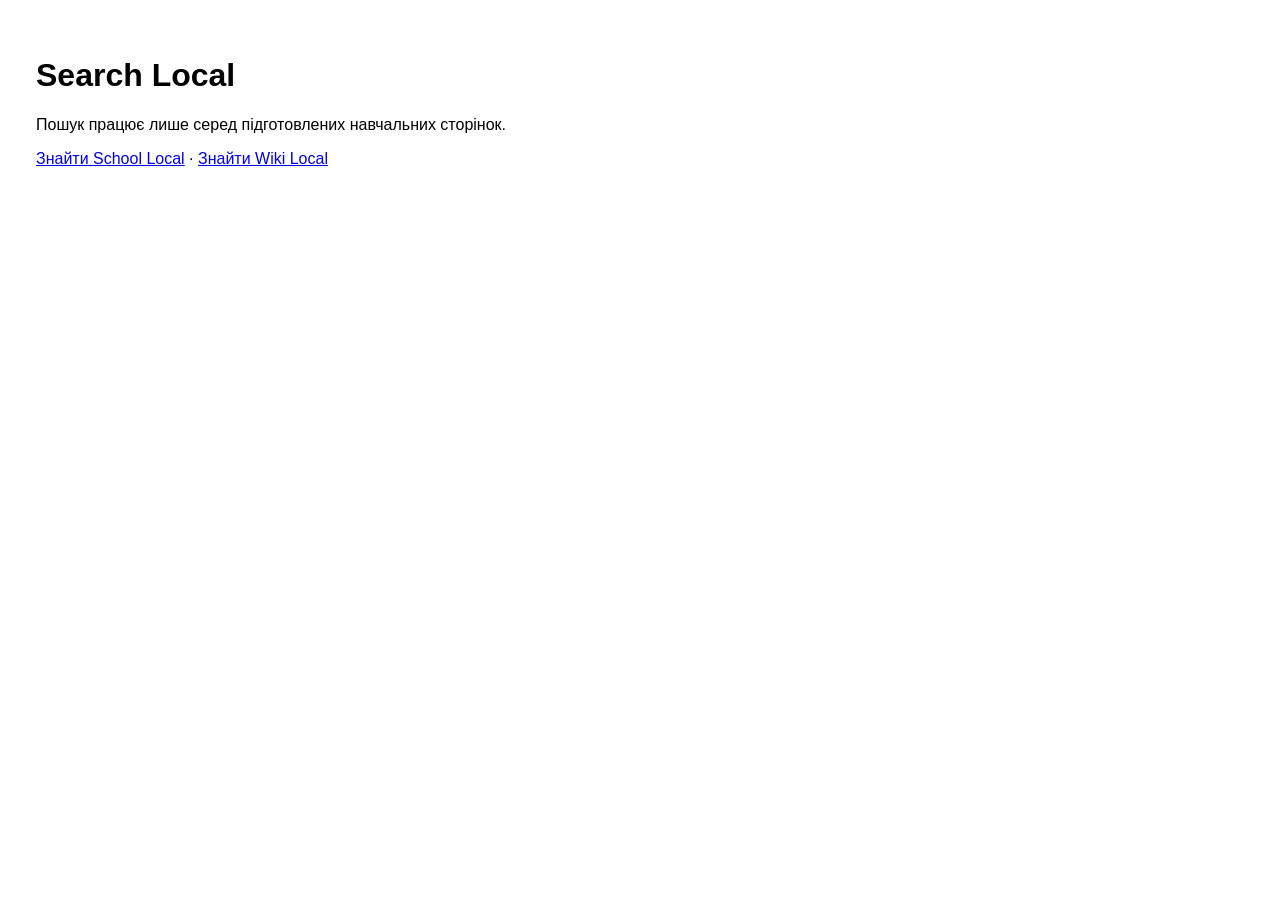
<file: app/src/main/assets/browser/search.html>
<!doctype html><html><body style="font-family:sans-serif;padding:28px"><h1>Search Local</h1><p>Пошук працює лише серед підготовлених навчальних сторінок.</p><p><a href="browser://school.local">Знайти School Local</a> · <a href="browser://wiki.local">Знайти Wiki Local</a></p></body></html>
</file>
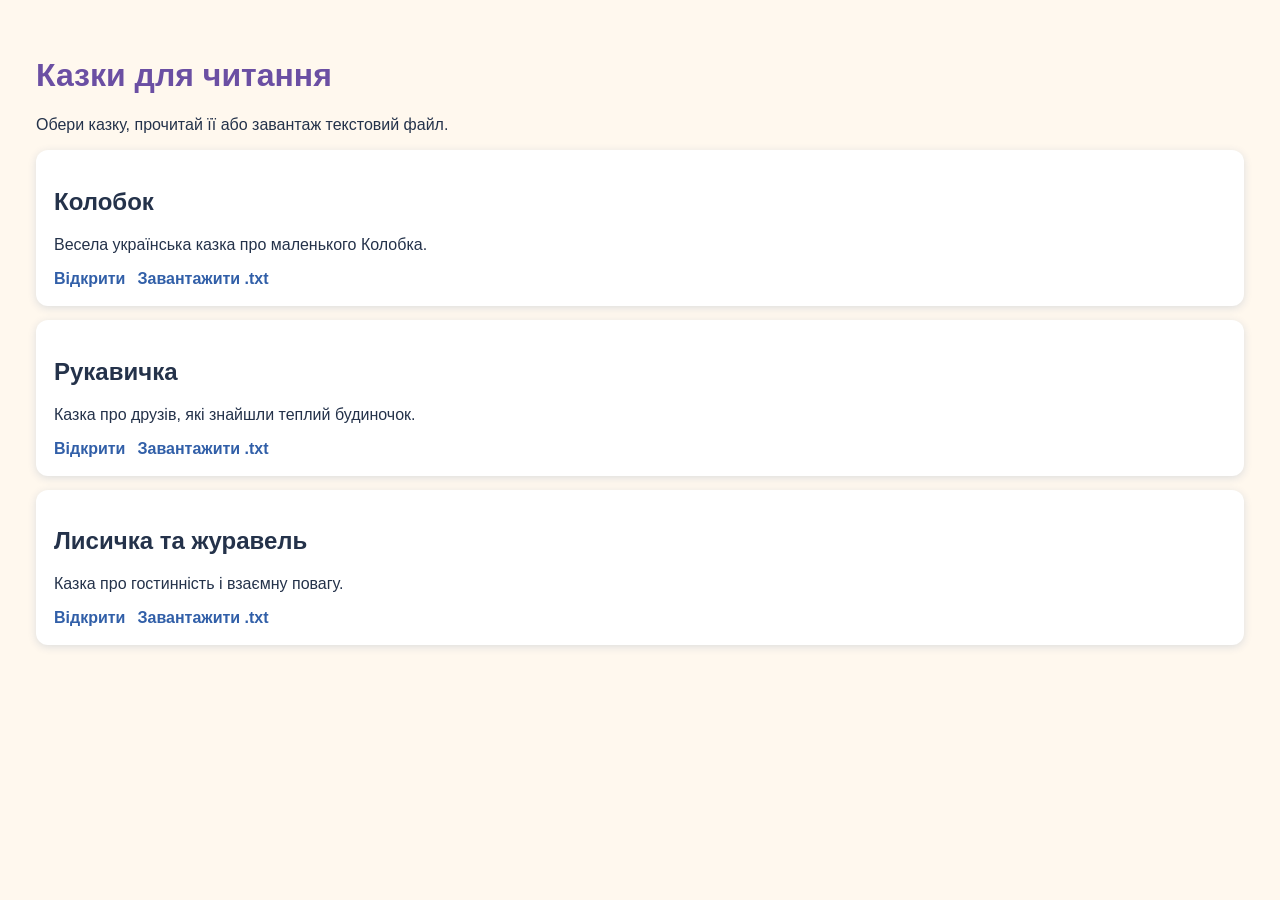
<file: app/src/main/assets/browser/tales.html>
<!doctype html><html lang="uk"><meta charset="utf-8"><title>Казки</title><style>body{font-family:sans-serif;background:#fff8ee;color:#24324a;padding:28px}h1{color:#6b4fa3}.story{background:white;border-radius:12px;padding:18px;margin:14px 0;box-shadow:0 2px 8px #ddd}a{display:inline-block;margin-right:12px;color:#315fa8;text-decoration:none;font-weight:bold}</style><h1>Казки для читання</h1><p>Обери казку, прочитай її або завантаж текстовий файл.</p><div class="story"><h2>Колобок</h2><p>Весела українська казка про маленького Колобка.</p><a href="browser://tales.local/kolobok">Відкрити</a><a href="download://tale-kolobok.txt">Завантажити .txt</a></div><div class="story"><h2>Рукавичка</h2><p>Казка про друзів, які знайшли теплий будиночок.</p><a href="browser://tales.local/rukavychka">Відкрити</a><a href="download://tale-rukavychka.txt">Завантажити .txt</a></div><div class="story"><h2>Лисичка та журавель</h2><p>Казка про гостинність і взаємну повагу.</p><a href="browser://tales.local/fox-crane">Відкрити</a><a href="download://tale-fox-crane.txt">Завантажити .txt</a></div></html>
</file>
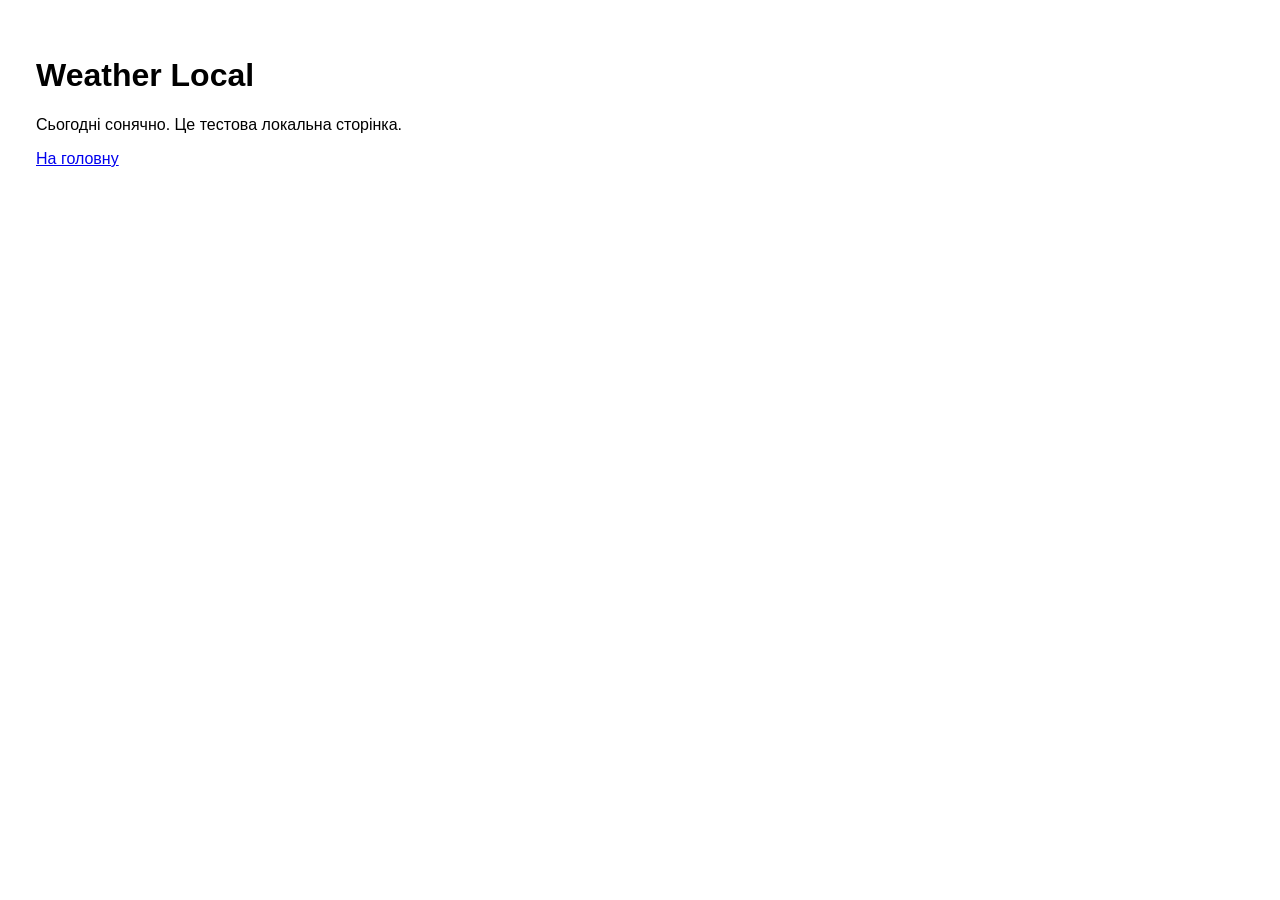
<file: app/src/main/assets/browser/weather.html>
<!doctype html><html><body style="font-family:sans-serif;padding:28px"><h1>Weather Local</h1><p>Сьогодні сонячно. Це тестова локальна сторінка.</p><p><a href="browser://home.local">На головну</a></p></body></html>
</file>
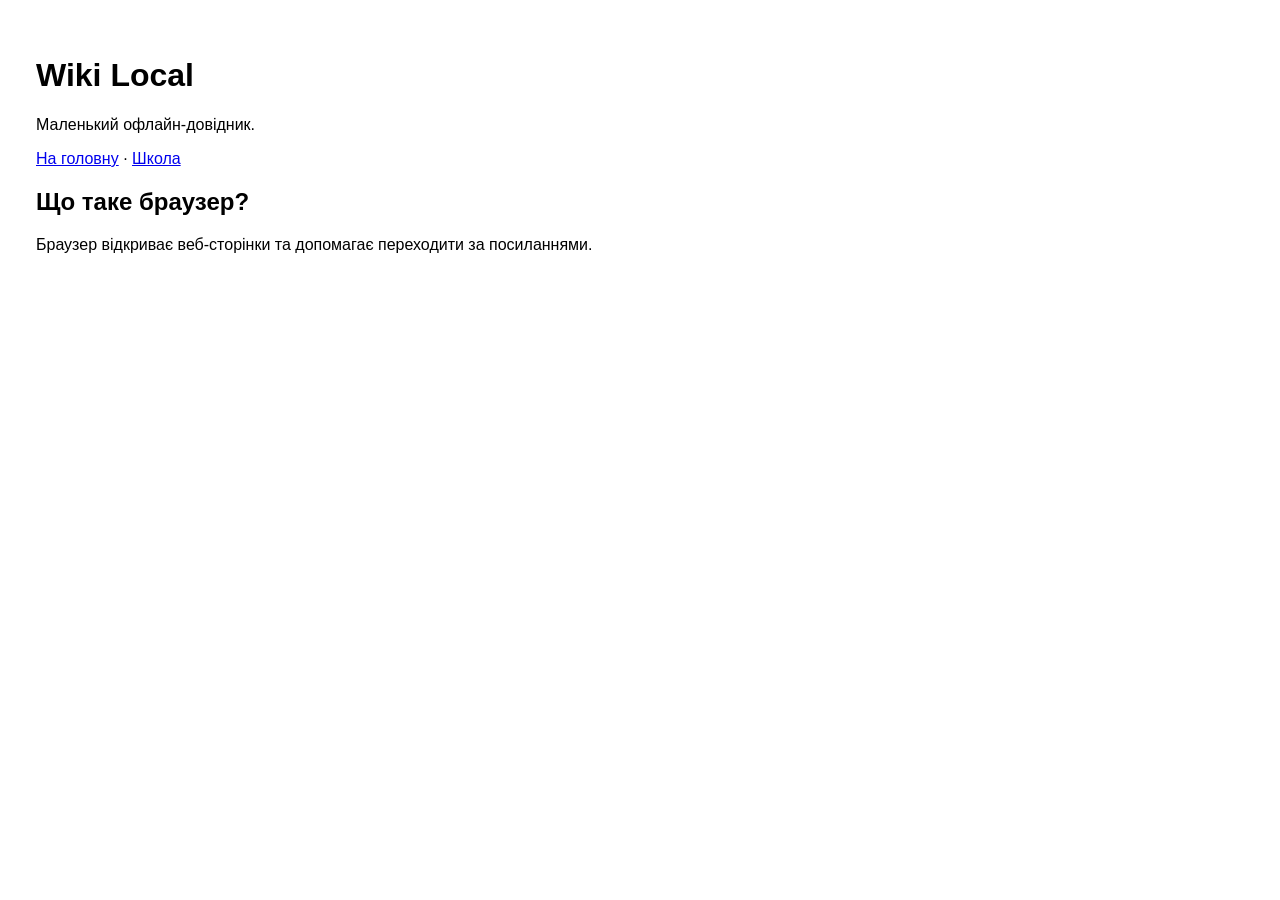
<file: app/src/main/assets/browser/wiki.html>
<!doctype html><html><body style="font-family:sans-serif;padding:28px"><h1>Wiki Local</h1><p>Маленький офлайн-довідник.</p><p><a href="browser://home.local">На головну</a> · <a href="browser://school.local">Школа</a></p><h2>Що таке браузер?</h2><p>Браузер відкриває веб-сторінки та допомагає переходити за посиланнями.</p></body></html>
</file>
<file: app/src/main/assets/calculator/css/style.css>
/* =============================================================================
   style.css
   -----------------------------------------------------------------------------
   1. Design tokens (CSS custom properties) for light and dark themes
   2. Base / reset
   3. Layout
   4. Display
   5. Keypad
   6. History panel
   7. Utilities and reduced motion
   All colour pairs were chosen to meet WCAG AA contrast (4.5:1 for text).
   ============================================================================= */

/* ---------------------------------------------------------------------------
   1. Design tokens
   Components only use these variables, so switching theme = swapping values.
   --------------------------------------------------------------------------- */
:root {
  color-scheme: light;

  --color-bg: #f4f5f7;
  --color-surface: #ffffff;
  --color-text: #1a1c20;
  --color-text-muted: #4b5160; /* 7.9:1 on white */
  --color-border: #d5d9e0;

  --color-key: #f0f2f5;
  --color-key-hover: #e3e6eb;
  --color-key-text: #1a1c20;
  --color-key-function: #dde1e8;
  --color-key-function-hover: #cdd2db;
  --color-operator: #1d4ed8; /* white text on this: 6.7:1 */
  --color-operator-hover: #1e40af;
  --color-operator-text: #ffffff;
  --color-equals: #c2410c; /* white text on this: 5.2:1 */
  --color-equals-hover: #9a3412;
  --color-equals-text: #ffffff;

  --color-error: #b91c1c;
  --color-focus: #2563eb;

  --radius-lg: 24px;
  --radius-md: 16px;
  --shadow: 0 10px 30px rgb(15 23 42 / 0.08), 0 2px 6px rgb(15 23 42 / 0.06);

  --font: 'Inter', system-ui, -apple-system, 'Segoe UI', Roboto, sans-serif;
  --key-size: clamp(52px, 15vw, 72px); /* always ≥ 48px tap target */
}

/* Dark values. Used when the user picked dark, OR when they haven't picked
   anything and their operating system is in dark mode. */
:root[data-theme='dark'] {
  color-scheme: dark;

  --color-bg: #0f1115;
  --color-surface: #1a1d23;
  --color-text: #f2f4f7;
  --color-text-muted: #a4abb8; /* 7.4:1 on surface */
  --color-border: #2e333d;

  --color-key: #262a32;
  --color-key-hover: #313641;
  --color-key-text: #f2f4f7;
  --color-key-function: #3a404c;
  --color-key-function-hover: #474e5c;
  --color-operator: #60a5fa; /* dark text on this: 8.1:1 */
  --color-operator-hover: #93c5fd;
  --color-operator-text: #0b1220;
  --color-equals: #fb923c; /* dark text on this: 8.6:1 */
  --color-equals-hover: #fdba74;
  --color-equals-text: #0b1220;

  --color-error: #fca5a5;
  --color-focus: #93c5fd;

  --shadow: 0 10px 30px rgb(0 0 0 / 0.4);
}

@media (prefers-color-scheme: dark) {
  :root:not([data-theme='light']) {
    color-scheme: dark;

    --color-bg: #0f1115;
    --color-surface: #1a1d23;
    --color-text: #f2f4f7;
    --color-text-muted: #a4abb8;
    --color-border: #2e333d;

    --color-key: #262a32;
    --color-key-hover: #313641;
    --color-key-text: #f2f4f7;
    --color-key-function: #3a404c;
    --color-key-function-hover: #474e5c;
    --color-operator: #60a5fa;
    --color-operator-hover: #93c5fd;
    --color-operator-text: #0b1220;
    --color-equals: #fb923c;
    --color-equals-hover: #fdba74;
    --color-equals-text: #0b1220;

    --color-error: #fca5a5;
    --color-focus: #93c5fd;

    --shadow: 0 10px 30px rgb(0 0 0 / 0.4);
  }
}

/* ---------------------------------------------------------------------------
   2. Base / reset
   --------------------------------------------------------------------------- */
*,
*::before,
*::after {
  box-sizing: border-box;
}

html {
  -webkit-text-size-adjust: 100%;
  text-size-adjust: 100%;
}

body {
  margin: 0;
  min-height: 100vh;
  min-height: var(--native-viewport-height, 100dvh);
  font-family: var(--font);
  background: var(--color-bg);
  color: var(--color-text);
  line-height: 1.5;
  transition: background-color 0.2s ease, color 0.2s ease;
}

button {
  font: inherit;
  color: inherit;
  cursor: pointer;
  -webkit-tap-highlight-color: transparent; /* we provide our own press feedback */
}

/* A clearly visible focus ring for keyboard users only. */
:focus-visible {
  outline: 3px solid var(--color-focus);
  outline-offset: 2px;
}

h1,
h2 {
  margin: 0;
  line-height: 1.2;
}

/* ---------------------------------------------------------------------------
   3. Layout
   Mobile first: everything stacks. From 820px the history sits beside the
   calculator.
   --------------------------------------------------------------------------- */
.app {
  display: grid;
  grid-template-columns: minmax(0, 1fr);
  gap: 16px;
  width: 100%;
  max-width: 420px;
  margin: 0 auto;
  padding: 16px;
}

.app-header {
  display: flex;
  align-items: center;
  justify-content: space-between;
}

.app-title {
  font-size: 1.5rem;
  font-weight: 600;
}

.theme-toggle {
  display: inline-grid;
  place-items: center;
  width: 48px;
  height: 48px;
  border: 1px solid var(--color-border);
  border-radius: 50%;
  background: var(--color-surface);
}

.theme-toggle:hover {
  background: var(--color-key-hover);
}

.icon {
  width: 22px;
  height: 22px;
  fill: none;
  stroke: currentColor;
  stroke-width: 2;
  stroke-linecap: round;
  stroke-linejoin: round;
}

/* Show the moon in light mode and the sun in dark mode. */
.icon-sun {
  display: none;
}
:root[data-theme='dark'] .icon-sun {
  display: block;
}
:root[data-theme='dark'] .icon-moon {
  display: none;
}

.calculator,
.history {
  background: var(--color-surface);
  border: 1px solid var(--color-border);
  border-radius: var(--radius-lg);
  box-shadow: var(--shadow);
}

.calculator {
  padding: 16px;
}

@media (min-width: 820px) {
  .app {
    max-width: 780px;
    grid-template-columns: minmax(0, 420px) minmax(0, 1fr);
    grid-template-areas:
      'header header'
      'calc   history'
      'hint   hint';
    align-items: start;
    padding-top: 48px;
  }
  .app-header {
    grid-area: header;
  }
  .calculator {
    grid-area: calc;
  }
  .history {
    grid-area: history;
    height: 100%;
  }
  .hint {
    grid-area: hint;
  }
}

/* ---------------------------------------------------------------------------
   4. Display
   --------------------------------------------------------------------------- */
.display {
  display: flex;
  flex-direction: column;
  align-items: flex-end;
  justify-content: flex-end;
  gap: 4px;
  min-height: 120px;
  padding: 12px 8px 16px;
  text-align: right;
}

.display-expression {
  min-height: 1.5em; /* keep height stable when empty */
  max-width: 100%;
  font-size: 1rem;
  color: var(--color-text-muted);
  overflow-wrap: anywhere;
}

.display-result {
  display: block;
  max-width: 100%;
  font-size: 3rem;
  font-weight: 500;
  line-height: 1.1;
  font-variant-numeric: tabular-nums;
  overflow-wrap: anywhere; /* never overflow horizontally */
}

/* app.js sets data-size based on the length of the value. */
.display-result[data-size='sm'] {
  font-size: 2.25rem;
}
.display-result[data-size='xs'] {
  font-size: 1.625rem;
}

.display-result.is-error {
  font-size: 1.75rem;
  color: var(--color-error);
}

/* ---------------------------------------------------------------------------
   5. Keypad
   --------------------------------------------------------------------------- */
.keypad {
  display: grid;
  grid-template-columns: repeat(4, minmax(0, 1fr));
  gap: 10px;
}

.key {
  min-width: 48px;
  min-height: 48px;
  height: var(--key-size);
  border: none;
  border-radius: var(--radius-md);
  background: var(--color-key);
  color: var(--color-key-text);
  font-size: 1.5rem;
  font-weight: 500;
  user-select: none;
  touch-action: manipulation; /* removes the 300ms double-tap delay on mobile */
  transition: background-color 0.12s ease, transform 0.08s ease, filter 0.12s ease;
}

.key:hover {
  background: var(--color-key-hover);
}

.key-function {
  background: var(--color-key-function);
  font-size: 1.25rem;
}
.key-function:hover {
  background: var(--color-key-function-hover);
}

.key-operator {
  background: var(--color-operator);
  color: var(--color-operator-text);
  font-size: 1.75rem;
}
.key-operator:hover {
  background: var(--color-operator-hover);
}

.key-equals {
  background: var(--color-equals);
  color: var(--color-equals-text);
  font-size: 1.75rem;
}
.key-equals:hover {
  background: var(--color-equals-hover);
}

/* Press feedback: :active for mouse/touch, .is-pressed is added by app.js for
   keyboard input. */
.key:active,
.key.is-pressed {
  transform: scale(0.94);
  filter: brightness(0.9);
}

/* ---------------------------------------------------------------------------
   6. History panel
   --------------------------------------------------------------------------- */
.history {
  display: flex;
  flex-direction: column;
  padding: 16px;
  min-width: 0;
}

.history-header {
  display: flex;
  align-items: center;
  justify-content: space-between;
  gap: 8px;
  margin-bottom: 8px;
}

.history-title {
  font-size: 1.125rem;
  font-weight: 600;
}

.text-button {
  min-height: 48px;
  padding: 0 12px;
  border: none;
  border-radius: 12px;
  background: transparent;
  color: var(--color-text-muted);
  font-size: 0.9375rem;
  font-weight: 500;
}
.text-button:hover:not(:disabled) {
  background: var(--color-key);
  color: var(--color-text);
}
.text-button:disabled {
  cursor: not-allowed;
  opacity: 0.5;
}

.history-empty {
  margin: 8px 0;
  color: var(--color-text-muted);
}

.history-list {
  list-style: none;
  margin: 0;
  padding: 0;
  display: grid;
  gap: 4px;
}

.history-item {
  display: flex;
  flex-direction: column;
  align-items: flex-end;
  width: 100%;
  min-height: 48px;
  padding: 8px 12px;
  border: none;
  border-radius: 12px;
  background: transparent;
  text-align: right;
  font-variant-numeric: tabular-nums;
}
.history-item:hover {
  background: var(--color-key);
}
.history-item:active {
  background: var(--color-key-hover);
}

.history-expression {
  font-size: 0.875rem;
  color: var(--color-text-muted);
  overflow-wrap: anywhere;
}

.history-result {
  font-size: 1.25rem;
  font-weight: 600;
  overflow-wrap: anywhere;
}

/* ---------------------------------------------------------------------------
   7. Utilities
   --------------------------------------------------------------------------- */
.hint {
  margin: 0;
  font-size: 0.875rem;
  color: var(--color-text-muted);
  text-align: center;
}

kbd {
  display: inline-block;
  padding: 0 6px;
  margin: 2px 0;
  border: 1px solid var(--color-border);
  border-radius: 6px;
  background: var(--color-surface);
  font-family: inherit;
  font-size: 0.8125rem;
}

.noscript {
  margin: 16px;
  text-align: center;
}

/* Hide the keyboard hint on touch-only devices where it isn't useful. */
@media (hover: none) and (pointer: coarse) {
  .hint {
    display: none;
  }
}

/* Respect users who ask the OS to reduce motion. */
@media (prefers-reduced-motion: reduce) {
  *,
  *::before,
  *::after {
    transition: none !important;
  }
}
</file>
<file: app/src/main/assets/calendar/styles.css>
* { box-sizing: border-box; margin: 0; padding: 0; }
body {
  min-height: var(--native-viewport-height, 100vh);
  display: flex;
  align-items: center;
  justify-content: center;
  font-family: "Quicksand", sans-serif;
  background: radial-gradient(circle, rgba(238,174,202,1) 0%, rgba(148,187,233,1) 100%);
  user-select: none;
}
.card {
  width: 345px;
  background: #fff;
  border-radius: 15px;
  box-shadow: 0 6px 18px rgba(0,0,0,0.06);
  overflow: hidden;
}
.calendar-toolbar {
  display:flex;
  align-items:center;
  justify-content:space-between;
  padding:20px;
  border-bottom:1px solid #efefef;
}
.current-month { font-weight:700; font-size:20px; color:#19181a; }
.month-btn {
  width:40px; aspect-ratio:1; border-radius:12px; border:none;
  background:#f8f7fa; color:#19181a; display:inline-flex; align-items:center; justify-content:center;
  cursor:pointer;
}
.month-btn:focus { outline:none; box-shadow:0 0 0 3px rgba(112,71,235,0.12); }
.weekdays, .calendar-days { display:flex; flex-wrap:wrap; padding-inline:18px; }
.weekdays { padding-top:12px; }
.weekday-name, .month-day, .padding-day {
  width:40px; height:40px; display:flex; align-items:center; justify-content:center;
  font-weight:500; font-size:1rem; position:relative;
}
.weekday-name { font-weight:700; color:#19181a; }
.padding-day { color:#a5a5a5; }
.month-day { cursor:pointer; border-radius:10px; color:#19181a; }
.month-day.current-day { background:rgb(112,71,235); color:#fff; font-weight:700; }
.month-day.selected { box-shadow: inset 0 0 0 2px rgba(112,71,235,0.12); }
.month-day:hover { background:#f8f7fa; color:rgb(112,71,235); }
.goto-buttons { display:flex; justify-content:space-evenly; padding:14px 18px; border-top:1px solid #efefef; }
.btn { background:#f8f7fa; border:none; border-radius:12px; padding:10px 12px; font-weight:600; cursor:pointer; }
.event-dot {
  width:6px; height:6px; background:rgb(112,71,235); border-radius:50%;
  position:absolute; bottom:6px; left:50%; transform:translateX(-50%);
}

/* Modal styles */
.modal-backdrop {
  position:fixed; inset:0; display:none; align-items:center; justify-content:center;
  background:rgba(0,0,0,0.4); z-index:50;
}
.modal {
  background:#fff; border-radius:10px; padding:16px; width:320px; max-width:92%;
  box-shadow:0 8px 30px rgba(0,0,0,0.12);
}
.modal h4 { margin-bottom:8px; font-size:1.05rem; }
field { margin-top:8px; display:flex; flex-direction:column; gap:6px; }
.field input, .field textarea, .field select {
  padding:8px; border-radius:8px; border:1px solid #e6e6e6; font-family:inherit;
}
.modal-actions { display:flex; gap:8px; justify-content:flex-end; margin-top:12px; }
.event-list { margin-top:8px; max-height:160px; overflow:auto; border-top:1px solid #f0f0f0; padding-top:8px; }
.event-item { display:flex; justify-content:space-between; gap:8px; padding:6px 0; align-items:center; }
.event-title { font-size:0.95rem; color:#222; }
.event-controls button { background:transparent; border:none; color:#6b6b6b; cursor:pointer; padding:6px; border-radius:6px; }
.event-controls button:hover { color:rgb(112,71,235); }
@media (max-width:380px){ .card{width:92%} .weekday-name,.month-day,.padding-day{width:36px;height:36px;font-size:0.95rem} }
</file>
<file: app/src/main/assets/slides/style.css>
@import url('https://fonts.googleapis.com/css2?family=Manrope:wght@400;500;600;700;800&display=swap');
:root{--ink:#26372f;--green:#336b50;--line:#e4e7e1;--muted:#8a928b;--paper:#f6f7f4}*{box-sizing:border-box}body{margin:0;background:var(--paper);font:13px Manrope,Arial,sans-serif;color:var(--ink)}button,input,textarea,select{font:inherit}button{cursor:pointer;color:inherit;background:transparent;border:1px solid transparent;border-radius:8px;min-height:38px;padding:8px 12px;display:inline-flex;align-items:center;justify-content:center;gap:8px}button:hover{background:#edf0e9}button:disabled{opacity:.35;cursor:default}button:focus-visible,input:focus-visible,textarea:focus-visible,select:focus-visible{outline:2px solid #72a580;outline-offset:2px}svg{width:18px;height:18px;flex-shrink:0}.icon{padding:8px;width:38px;font-size:21px}.primary{background:var(--green);color:white;padding:10px 19px}.primary:hover{background:#28583f}header{height:80px;display:flex;align-items:center;gap:35px;padding:0 27px;background:#fff;border-bottom:1px solid var(--line)}.brand{display:flex;align-items:center;gap:8px;font-size:28px;font-weight:800;letter-spacing:-1.6px;text-decoration:none;color:var(--ink)}.brand-icon{background:#dce8ce;color:var(--green);border-radius:10px;width:35px;height:37px;display:grid;place-items:center;font-size:25px}.beta{font-size:8px;letter-spacing:1.4px;font-weight:600;margin-top:14px;color:#81917c}.doc{display:grid;gap:5px}.doc input{border:none;background:transparent;font-weight:700;width:280px;padding:0;color:var(--ink)}#saveStatus{font-size:10px;color:#85917f}.header-actions{display:flex;gap:12px;margin-left:auto}.toolbar{height:61px;padding:0 24px;display:flex;gap:8px;align-items:center;background:#fff;border-bottom:1px solid var(--line)}.toolbar button{font-size:12px}.history{display:flex;gap:2px}.divider{height:22px;width:1px;background:var(--line);margin:0 9px}.toolbar-note{margin-left:auto;font-size:11px;color:#9bA295}main{display:grid;grid-template-columns:210px minmax(0,1fr) 260px;height:calc(100dvh - 141px);min-height:580px}.slides-panel{display:flex;flex-direction:column;padding:23px 17px 15px;border-right:1px solid var(--line);background:#fafbf8;overflow:auto}.panel-heading{display:flex;align-items:center;justify-content:space-between;font-weight:700;margin-bottom:13px}.panel-heading b{background:#e9ede4;font-size:10px;border-radius:5px;padding:2px 6px;margin-left:5px;color:#75806e}#slideList{display:grid;gap:19px}.slide-item{position:relative;padding-left:20px}.slide-number{position:absolute;left:0;top:8px;color:#90998b;font-size:10px}.thumbnail{display:block;border:2px solid transparent;padding:0;background:transparent;width:100%;min-height:0;border-radius:6px;overflow:hidden;aspect-ratio:16/9;box-shadow:0 2px 5px #26372f0a}.thumbnail.selected{border-color:#4c7b56;box-shadow:0 0 0 3px #e3ebdb}.thumb-content{position:relative;width:100%;height:100%;overflow:hidden;pointer-events:none}.slide-item-label{font-size:10px;color:#7c8678;margin:7px 0 0 1px;white-space:nowrap;overflow:hidden;text-overflow:ellipsis}.add-slide{border:1px dashed #cbd3c3;font-size:11px;margin:22px 0 0 20px;min-height:38px}.rail-footer{margin-top:auto;display:flex;gap:12px;align-items:center;color:#8f9b85;padding-top:30px;font-size:10px;line-height:1.7}.small-orbit{font-size:30px;color:#a5b49b}.workspace{min-width:0;display:flex;flex-direction:column;padding:26px 30px 0;background:#f0f2ed}.workspace-top{display:flex;justify-content:space-between;color:#7e897b;font-size:10px}.workspace-top>span:first-child{text-transform:uppercase;letter-spacing:1.5px;font-weight:700}.green-dot{display:inline-block;width:5px;height:5px;background:#83a176;border-radius:100%;margin-right:5px}.canvas-area{flex:1;min-height:220px;display:flex;align-items:center;justify-content:center;padding:25px 0 12px}.slide-canvas{width:100%;aspect-ratio:16/9;position:relative;overflow:hidden;box-shadow:0 12px 35px #36422d12;container-type:inline-size;background:#edf0e3;isolation:isolate}.element{position:absolute;white-space:pre-wrap;line-height:1.16;overflow-wrap:anywhere;touch-action:none;cursor:move;user-select:none}.element.text{font-size:calc(var(--fs)*1cqw);letter-spacing:-.035em}.element.shape{border-radius:50%}.element.image img{width:100%;height:100%;object-fit:cover;display:block;border-radius:inherit;pointer-events:none}.element.selected{outline:1.5px solid #4a8560;outline-offset:4px;z-index:100!important}.element .resize{position:absolute;right:-8px;bottom:-8px;background:#fff;border:1.5px solid #4a8560;width:13px;height:13px;border-radius:3px;cursor:nwse-resize}.canvas-meta{display:flex;justify-content:space-between;color:#939c8c;font-size:9px;padding:4px 0 27px;gap:12px}.notes{background:#f6f7f3;border:1px solid #e0e5da;border-radius:9px;padding:12px 15px}.notes label{display:block;font-size:11px;color:#7b8673}.notes textarea{resize:none;width:100%;height:38px;border:0;background:transparent;outline:none;padding:9px 0 0;color:#5a6952;font-size:11px}.notes textarea::placeholder{color:#a1aa99}footer{display:flex;align-items:center;justify-content:space-between;min-height:53px;font-size:10px;color:#929c8b}footer>span:nth-child(2){font-size:10px}.spark{color:#6c8863;font-size:18px;margin-left:6px}.text-button{font-size:10px;padding:0}.inspector{background:#fff;border-left:1px solid var(--line);padding:0 21px;overflow:auto}.inspector-tabs{display:flex;border-bottom:1px solid var(--line);margin-bottom:22px;gap:19px}.inspector-tabs button{border-radius:0;font-size:12px;padding:18px 1px 14px;color:#8f968a}.inspector-tabs .active{border-bottom:2px solid var(--green);color:var(--green);font-weight:700}.section-title{font-size:11px;font-weight:800;margin:24px 0 13px}.property-label{display:block;color:#8c9586;font-size:10px;margin:15px 0 8px}.field{width:100%;border:1px solid var(--line);border-radius:7px;padding:9px;background:white;color:var(--ink);min-height:38px}.field.text-edit{resize:vertical;min-height:90px;line-height:1.6}.row{display:flex;gap:7px;align-items:center}.row>*{min-width:0;flex:1}.row button{border:1px solid var(--line)}.swatches{display:flex;gap:9px;flex-wrap:wrap}.swatch{width:30px;height:30px;min-height:30px;border:3px solid white;box-shadow:0 0 0 1px #dfe3d9;border-radius:50%;padding:0}.swatch.active{box-shadow:0 0 0 2px #6c8b54}.template-grid{display:grid;grid-template-columns:1fr 1fr;gap:8px}.template{display:block;text-align:left;border:1px solid var(--line);padding:5px;border-radius:6px;font-size:9px}.template-art{height:45px;background:#e9eddb;border-radius:3px;margin-bottom:5px;position:relative;overflow:hidden;padding:10px;color:#344b34;font-weight:800}.template-art:after{content:'';position:absolute;right:-4px;bottom:-20px;background:#b8c59b;width:52px;height:65px;border-radius:50%}.tip{margin:28px 0 20px;padding:16px 12px;background:#f5f7ef;border-radius:9px;font-size:10px;color:#879379;line-height:1.7}.tip>span{font-size:22px;display:block;color:#7b9867}.tip strong{display:block;color:#68785a;margin:4px 0}.tip p{margin:0}.danger{color:#a05043!important}.muted{color:#92998b;font-size:11px;line-height:1.7}.animation-options{display:grid;grid-template-columns:1fr 1fr;gap:8px}.animation-options button{border:1px solid var(--line);font-size:11px;display:block;height:65px}.animation-options .active{background:#f0f5e9;border-color:#88a476}.animation-options span{display:block;font-size:21px;margin-bottom:5px}dialog{border:1px solid var(--line);padding:28px;border-radius:16px;max-width:420px;width:calc(100% - 30px);box-shadow:0 30px 100px #26372f30}dialog::backdrop{background:#18251b66}dialog h2{margin-top:0}dialog p{color:#849079;font-size:12px;line-height:1.7}.menu-action{width:100%;justify-content:flex-start;background:#f3f5ee;margin-bottom:10px}#closeFiles{float:right;margin-top:12px}#toast{position:fixed;bottom:25px;left:50%;transform:translateX(-50%);background:#263f30;color:white;padding:12px 22px;border-radius:9px;box-shadow:0 6px 30px #0002;z-index:500;opacity:0;pointer-events:none;transition:.2s;font-size:12px}#toast.show{opacity:1}#player{position:fixed;inset:0;background:#141b16;z-index:300;display:flex;flex-direction:column;align-items:center;justify-content:center;padding:65px 30px 80px}#player[hidden]{display:none}.player-top{position:absolute;top:15px;left:25px;right:20px;color:#c7d1c1;display:flex;align-items:center;justify-content:space-between}.player-top span{font-size:12px}#presentCanvas{width:min(100%,calc((100dvh - 160px)*16/9));flex-shrink:0;box-shadow:none}.player-controls{position:absolute;bottom:18px;display:flex;align-items:center;gap:22px;color:#d0dacb}.player-controls button{border:1px solid #ffffff24;min-width:44px}.player-controls button:hover{background:#ffffff15}.player-controls span{font-size:12px}.fade{animation:fade .7s both}.rise{animation:rise .7s both}.zoom{animation:zoom .7s both}@keyframes fade{from{opacity:0}to{opacity:1}}@keyframes rise{from{opacity:0;translate:0 30px}to{opacity:1;translate:0 0}}@keyframes zoom{from{opacity:0;scale:.85}to{opacity:1;scale:1}}@media(min-width:1450px){main{grid-template-columns:235px minmax(0,1fr) 285px}.workspace{padding:30px 48px 0}}@media(max-width:1100px){main{grid-template-columns:165px minmax(0,1fr) 225px}.workspace{padding:23px 20px 0}.inspector{padding:0 15px}.toolbar-note{display:none}header{gap:22px}.canvas-meta span:last-child{display:none}}@media(max-width:760px){header{height:68px;padding:0 14px;gap:12px}.brand{font-size:23px}.brand-icon{width:30px;height:32px}.beta{display:none}.doc{flex:1;min-width:0}.doc input{width:100%;font-size:11px}#saveStatus{font-size:8px}.header-actions{gap:2px}.header-actions .primary{padding:9px 12px;font-size:11px}.header-actions .icon{width:32px}.toolbar{height:55px;padding:0 9px;gap:2px;overflow-x:auto;white-space:nowrap}.toolbar button{font-size:11px;padding:7px 9px;flex-shrink:0}.toolbar .divider{margin:0 3px}.history .icon{width:32px}.toolbar button svg{width:16px}main{height:auto;min-height:calc(100dvh - 123px);display:flex;flex-direction:column}.slides-panel{order:2;padding:12px 14px;border:0;border-top:1px solid var(--line);display:flex;flex-direction:row;align-items:center;gap:12px;overflow:auto}.panel-heading,.rail-footer,.add-slide{display:none}#slideList{display:flex;gap:10px}.slide-item{width:110px;flex-shrink:0;padding:0}.slide-number{display:none}.slide-item-label{font-size:8px;margin-top:5px}.thumbnail{width:110px}.slides-panel:after{content:'Слайди';font-size:10px;color:#8d9784;padding:15px}.workspace{order:1;padding:18px 14px 0}.workspace-top{font-size:8px}.canvas-area{padding:17px 0 8px;min-height:0;flex:initial}.canvas-meta{padding-bottom:15px;font-size:8px}.notes{padding:9px 12px}.notes textarea{height:30px;font-size:10px}.notes label{font-size:10px}footer{min-height:40px;font-size:9px}footer>span:nth-child(2){display:none}.inspector{order:3;border:0;border-top:1px solid var(--line);padding:0 16px 20px;overflow:visible}.inspector-tabs{margin-bottom:15px}.inspector-tabs button{padding:14px 1px 11px}.tip{display:none}.section-title{margin:15px 0 10px}.template-grid{grid-template-columns:repeat(4,1fr)}.template{font-size:8px}.template-art{height:42px;padding:7px}.animation-options{grid-template-columns:repeat(4,1fr)}.property-label{margin-top:12px}.inspector .field.text-edit{min-height:65px}#player{padding:65px 10px 85px}.player-controls{gap:12px}.player-controls button{font-size:11px}.element .resize{width:18px;height:18px;right:-10px;bottom:-10px}}
/* Keep slide creation visible beside the mobile thumbnail strip. */
@media(max-width:760px){
 .slides-panel{overflow:visible;gap:10px;align-items:stretch}
 #slideList{flex:1;min-width:0;overflow-x:auto;padding:4px 3px 8px}
 .slides-panel:after{display:none}
 .slides-panel .add-slide{display:flex;flex-direction:column;flex:0 0 76px;align-self:stretch;gap:0;margin:4px 0 8px;padding:4px;border:1.5px dashed #8ba279;border-radius:7px;background:#eaf0df;color:#336b50;font-size:9px;font-weight:700;line-height:1.4;min-height:65px}
 .add-slide-plus{display:block;font-size:34px;line-height:1.15;font-weight:500}
 .slides-panel .add-slide:hover,.slides-panel .add-slide:active{background:#dbe8ca;border-color:#336b50}
}
.share-button{border:1px solid #cbd8c3;background:#f2f6eb;color:#336b50;font-weight:700}.share-heading{display:flex;align-items:center;justify-content:space-between;gap:10px}.share-heading h2{font-size:20px;margin:0}#shareDialog{max-width:490px}.share-notice{padding:12px 14px;background:#eff4e7;border-radius:8px;font-size:11px;line-height:1.7;color:#617455;margin:16px 0}#shareDialog>p{line-height:1.8}#shareUrl{font-size:11px;min-height:44px}.share-actions{margin-top:12px;flex-wrap:wrap}.share-actions button{font-size:11px;min-height:44px}.share-actions button[hidden]{display:none}#shareStatus{margin-bottom:0;min-height:22px}.shared-loading body>header,.shared-loading body>main,.shared-loading body>nav,.shared-view body>header,.shared-view body>main,.shared-view body>nav{display:none!important}#sharedViewer{min-height:100dvh;background:#f0f2ed}.viewer-header{height:75px;gap:20px}.viewer-header>span{color:#829075;font-size:12px}.viewer-home{margin-left:auto;color:#336b50;text-decoration:none;font-size:12px}#viewerBody{max-width:1120px;margin:0 auto;padding:28px 30px 25px}.viewer-title{display:flex;align-items:center;justify-content:space-between;gap:20px;margin-bottom:22px}.viewer-title p{font-size:9px;color:#8c9982;letter-spacing:1.7px;margin:0 0 8px}.viewer-title h1{font-size:24px;margin:0;overflow-wrap:anywhere;line-height:1.4}.viewer-title .primary{flex-shrink:0}#sharedCanvas{width:100%;max-height:none}.viewer-navigation{display:flex;gap:20px;align-items:center;justify-content:center;margin-top:22px}.viewer-navigation .field{width:auto;min-width:100px}.viewer-navigation span{color:#74836a;font-size:12px}.viewer-bottom{display:flex;justify-content:space-between;gap:15px;align-items:center;color:#8c9982;font-size:10px;margin-top:23px}.viewer-loading{max-width:540px;margin:15vh auto;text-align:center}.viewer-loading h1{font-size:24px}.viewer-loading p{line-height:1.8;color:#7c8974}.viewer-loading a{color:#336b50}@media(max-width:760px){header{gap:8px}.header-actions .share-button{width:38px;padding:5px;font-size:21px;min-height:38px}.header-actions .share-button span{display:none}.viewer-header{height:65px;gap:12px}.viewer-header .brand{font-size:22px}.viewer-header>span{display:none}#viewerBody{padding:22px 14px}.viewer-title{display:block;margin-bottom:20px}.viewer-title h1{font-size:23px}.viewer-title .primary{margin-top:16px;min-height:44px}.viewer-navigation{gap:12px}.viewer-navigation .field{min-width:80px;min-height:44px}.viewer-bottom{align-items:flex-start}.share-heading h2{font-size:18px}#shareDialog{padding:22px}.viewer-loading{margin-top:13vh}}
@media(max-width:760px){body>header{height:96px;display:grid;grid-template-columns:1fr auto;grid-template-areas:"brand actions" "doc doc";gap:3px 8px;padding:10px 14px}body>header>.brand{grid-area:brand}body>header>.doc{grid-area:doc;display:flex;align-items:center;gap:10px;padding-bottom:2px}body>header>.doc input{flex:1;min-width:0}body>header .header-actions{grid-area:actions;margin:0;gap:4px}body>header #saveStatus{flex-shrink:0}body>header .header-actions .share-button{width:auto;min-height:40px;padding:7px 9px;font-size:15px}body>header .header-actions .share-button span{display:inline;font-size:10px}main{min-height:calc(100dvh - 151px)}}
/* Touch editing controls */
.canvas-viewport{position:relative;width:100%;aspect-ratio:16/9;overflow:hidden;background:#e4e8de;border-radius:2px;touch-action:none;user-select:none;-webkit-user-select:none;-webkit-touch-callout:none;isolation:isolate;box-shadow:0 12px 35px #36422d12}
.canvas-stage{position:absolute;inset:0;transform-origin:center;will-change:transform}
.canvas-stage>#canvas{width:100%;height:100%;box-shadow:none;touch-action:none}
.element.shape{background:none;border-radius:0}
.element.shape>svg{width:100%;height:100%;display:block;pointer-events:none}
.element.selected{z-index:auto!important}
.element:focus-visible{outline:2px solid #4a8560;outline-offset:3px}
.canvas-meta{align-items:center;padding-bottom:18px;min-height:53px;gap:12px}
.canvas-meta #canvasHint{display:block;font-size:10px;line-height:1.5}
.zoom-controls{display:flex;align-items:center;flex-shrink:0;border:1px solid #d5ddce;border-radius:8px;background:#fafbf7;color:#496242}
.zoom-controls button{min-height:36px;min-width:34px;padding:4px 7px;border-radius:6px;font-size:19px}
.zoom-controls #zoomReset{min-width:51px;font-size:11px;font-variant-numeric:tabular-nums}
.font-settings{flex-wrap:wrap}
.font-settings>.size-stepper{flex:1 0 100%;display:flex;align-items:center;border:1px solid #dce3d5;border-radius:8px;overflow:hidden;background:#fff}
.size-stepper button{flex:0 0 44px;min-width:44px;min-height:44px;border:0!important;border-radius:0;font-size:23px;color:#336b50;background:#f2f6eb}
.size-stepper .field{border:0;text-align:center;width:100%;min-width:0;min-height:44px;border-radius:0;appearance:textfield;-moz-appearance:textfield;font-variant-numeric:tabular-nums}
.size-stepper input::-webkit-inner-spin-button,.size-stepper input::-webkit-outer-spin-button{-webkit-appearance:none;margin:0}
.editor-context-menu{position:fixed;z-index:450;min-width:210px;max-width:calc(100vw - 20px);max-height:calc(100dvh - 20px);overflow:auto;padding:7px;border:1px solid #dce4d6;border-radius:13px;background:white;box-shadow:0 14px 55px #1c352d30;touch-action:manipulation}
.editor-context-menu[hidden]{display:none}
.editor-context-menu>button{display:flex;justify-content:flex-start;width:100%;min-height:46px;padding:10px 13px;font-size:12px;text-align:left}
.editor-context-menu.shape-palette{width:274px;display:grid;grid-template-columns:1fr 1fr;gap:4px}
.editor-context-menu.shape-palette[hidden]{display:none}
.shape-palette>button{flex-direction:column;align-items:center;gap:9px;min-height:86px;text-align:center;background:#f5f8ef;font-size:11px;color:#496c3b}
.shape-palette>button:hover{background:#e7efdc}
.shape-palette svg{height:35px;width:40px}
#addShape{user-select:none;-webkit-user-select:none;-webkit-touch-callout:none;touch-action:pan-x}
body>header{justify-content:space-between}
@media(max-width:760px){body>header{height:68px;display:flex;gap:9px;padding:10px 14px}body>header>.brand{flex-shrink:0}body>header .header-actions{margin-left:auto;gap:4px}main{min-height:calc(100dvh - 123px)}.canvas-meta{padding-bottom:12px;min-height:55px}.canvas-meta #canvasHint{font-size:9px;max-width:52%}.zoom-controls button{min-height:40px;min-width:36px}.zoom-controls #zoomReset{min-width:48px}.font-settings>.size-stepper{flex:1 0 140px}.font-settings>button{flex:0 0 44px;min-height:44px}.font-settings>select{flex:1 0 100px;min-height:44px}}
@media(max-width:359px){body>header{padding:10px;gap:4px}body>header>.brand{font-size:20px;gap:5px}body>header .brand-icon{width:26px;height:30px}body>header .header-actions{gap:2px}body>header .header-actions .icon{width:28px}body>header .header-actions .primary{padding:8px;font-size:10px;gap:5px}body>header .header-actions .share-button{padding:7px;font-size:13px}}
.create-button{border:1px solid #cbd8c3;background:#fff;color:#336b50;font-weight:700;padding:10px 15px}.create-button:hover{background:#edf3e5}#createDialog h2{font-size:20px;margin:0 0 12px;line-height:1.4}#createWarning{line-height:1.8;font-size:13px;color:#68775f}.create-actions{display:flex;justify-content:flex-end;gap:10px;margin-top:23px}.create-actions button{width:auto;min-width:90px;min-height:44px}#cancelCreate{background:white}@media(max-width:760px){body>header .header-actions .create-button{min-height:40px;padding:7px 9px;font-size:10px}#createDialog{padding:23px}#createDialog h2{font-size:19px}}@media(max-width:430px){body>header .brand-icon{display:none}body>header #present svg{display:none}body>header #present{padding:8px 10px;gap:0}}
/* Feedback is available without leaving the editor. */
.contact-heading{display:flex;align-items:center;justify-content:space-between;gap:12px}.contact-heading h2{font-size:20px;margin:0}.contact-heading .icon{margin:-8px -8px -8px 0}.contact-message{display:block;min-height:110px;resize:vertical;line-height:1.5}.contact-direct{margin:15px 0 0!important;font-size:11px}.contact-direct a{color:#336b50;font-weight:700}.contact-actions{display:flex;justify-content:flex-end;gap:10px;margin-top:18px}.contact-actions button{min-width:105px;min-height:44px}.contact-actions .field{width:auto}#contactStatus{min-height:18px;margin:10px 0 0}@media(max-width:760px){#contactDialog{padding:22px}.contact-heading h2{font-size:19px}.contact-message{min-height:96px}.contact-actions{gap:8px}.contact-actions button{flex:1}}
/* Select the rendered text, not the unused space in its wrapping box. */
.element.text{pointer-events:none}
.element.text>.text-content{position:relative;display:inline-block;vertical-align:top;max-width:100%;min-width:.5em;min-height:1em;white-space:pre-wrap;overflow-wrap:anywhere;pointer-events:auto}
.element.text.selected,.element.text:focus-visible{outline:none!important}
.element.text.selected>.text-content,.element.text:focus-visible>.text-content{outline:1.5px solid #4a8560;outline-offset:4px}
.element .resize{position:absolute;display:block;width:28px;height:28px;min-width:0;min-height:0;padding:0;background:transparent;border:0;border-radius:0;left:0;top:0;right:auto;bottom:auto;transform:translate(-50%,-50%) scale(var(--handle-scale,1));transform-origin:center;pointer-events:auto;touch-action:none;z-index:2}
.element .resize::after{content:'';position:absolute;inset:7px;border:1.5px solid #4a8560;border-radius:3px;background:#fff;box-shadow:0 1px 3px #25423218;pointer-events:none}
.element .resize-nw{left:0;top:0;cursor:nwse-resize}
.element .resize-ne{left:100%;top:0;cursor:nesw-resize}
.element .resize-sw{left:0;top:100%;cursor:nesw-resize}
.element .resize-se{left:100%;top:100%;cursor:nwse-resize}
/* Keep most of each touch target outside the text so a short word is still easy to drag. */
.element .resize{width:32px;height:32px}
.element .resize::after{inset:auto;width:16px;height:16px}
.element .resize-nw{left:var(--handle-inset,5px);top:var(--handle-inset,5px);transform:translate(-100%,-100%) scale(var(--handle-scale,1));transform-origin:100% 100%}
.element .resize-ne{left:calc(100% - var(--handle-inset,5px));top:var(--handle-inset,5px);transform:translate(0,-100%) scale(var(--handle-scale,1));transform-origin:0 100%}
.element .resize-sw{left:var(--handle-inset,5px);top:calc(100% - var(--handle-inset,5px));transform:translate(-100%,0) scale(var(--handle-scale,1));transform-origin:100% 0}
.element .resize-se{left:calc(100% - var(--handle-inset,5px));top:calc(100% - var(--handle-inset,5px));transform:scale(var(--handle-scale,1));transform-origin:0 0}
.element .resize-nw::after{left:19px;top:19px}
.element .resize-ne::after{left:-3px;top:19px}
.element .resize-sw::after{left:19px;top:-3px}
.element .resize-se::after{left:-3px;top:-3px}
/* A compact palette with quiet icons; names remain available to screen readers. */
.editor-context-menu.shape-palette{width:278px;grid-template-columns:repeat(4,minmax(0,1fr));gap:5px;padding:9px;border-color:#e1e6dc;box-shadow:0 8px 25px #273d221a}
.shape-palette>button{min-height:60px;padding:12px;gap:0;background:transparent;color:#afbea5;border:1px solid transparent;border-radius:8px}
.shape-palette>button:hover{background:#f4f7f0;border-color:#e6eddf}
.shape-palette>button:focus-visible{background:#f1f5eb;outline:2px solid #b7c7aa;outline-offset:0}
.shape-palette>button svg{width:32px;height:32px;fill:#bfccb6;stroke:#a1b296;stroke-width:1}
.editor-context-menu .menu-icon{display:inline-flex;align-items:center;justify-content:center;color:#64816a;flex:0 0 20px}
.editor-context-menu .menu-icon svg{width:20px;height:20px}
.element.rotation-mode .resize::after{border-radius:50%}
.element.rotation-mode .resize{cursor:grab}
.element.rotation-mode .resize:active{cursor:grabbing}
.color-options{align-items:center;gap:10px;padding:3px 2px}
.color-options .swatch{flex:0 0 30px}
.custom-color-swatch{appearance:none;-webkit-appearance:none;display:block;flex:0 0 30px;width:30px;height:30px;min-height:30px;min-width:30px;padding:0;border:3px solid #fff;border-radius:6px;box-shadow:0 0 0 1px #dfe3d9;background:conic-gradient(#ed6a67,#f2ce69,#9ecb80,#70c8c5,#789bce,#b78dcc,#ed6a67);cursor:pointer;overflow:hidden}
.custom-color-swatch::-webkit-color-swatch-wrapper{padding:0}
.custom-color-swatch::-webkit-color-swatch{border:0;border-radius:2px;opacity:0}
.custom-color-swatch::-moz-color-swatch{border:0;border-radius:2px;opacity:0}
.custom-color-swatch.active{box-shadow:0 0 0 2px #6c8b54}
.custom-color-swatch:focus-visible{outline:2px solid #72a580;outline-offset:3px}

.slide-item{-webkit-touch-callout:none;user-select:none}
.editor-context-menu>button:disabled{opacity:.4;cursor:default}
#preview{border:1px solid #71977a;border-radius:7px;background:#edf3e5;color:#2f684c;font-weight:600;padding:8px 12px;min-height:40px}
#preview:hover{background:#dfebd7;border-color:#427a58}
#preview:focus-visible{outline:2px solid #427a58;outline-offset:3px}

.brand-name{display:contents}
@media(max-width:760px){.brand .brand-name{display:flex;flex-direction:column;align-items:center;gap:3px;line-height:1}.brand .beta{display:block;margin:0;font-size:11px;font-weight:600;letter-spacing:1.2px;line-height:1;text-transform:lowercase;color:#81917c}}

.editor-context-menu.emoji-palette:not([hidden]){display:grid;width:min(342px,calc(100vw - 20px));max-height:min(440px,65dvh);overflow-y:auto;overscroll-behavior:contain;grid-template-columns:repeat(6,minmax(0,1fr));gap:3px;padding:10px;scroll-padding:10px;border-color:#dfe7d9}
.emoji-palette>.emoji-heading{grid-column:1/-1;padding:12px 5px 5px;font-size:11px;font-weight:600;color:#6d7b66;pointer-events:none}
.emoji-palette>button{display:flex;align-items:center;justify-content:center;min-width:0;min-height:44px;padding:4px;border:1px solid transparent;border-radius:8px;font-family:'Apple Color Emoji','Segoe UI Emoji','Noto Color Emoji',sans-serif;font-size:28px;line-height:1.2;background:transparent}
.emoji-palette>button:hover,.emoji-palette>button:focus-visible{background:#edf3e5;border-color:#c6d8bc;outline:none}
.pulse{animation:slide-pulse 1.2s ease-in-out both}
.spin{animation:slide-spin 1.1s cubic-bezier(.22,.68,.25,1) both}
.bounce{animation:slide-bounce 1.2s ease-out both}
.sway{animation:slide-sway 1.2s ease-in-out both}
.flip{animation:slide-flip 1s ease-out both}
@keyframes slide-pulse{0%,50%,100%{scale:1}25%,75%{scale:1.14}}
@keyframes slide-spin{from{rotate:-1turn;opacity:0}to{rotate:0turn;opacity:1}}
@keyframes slide-bounce{0%{translate:0 0}25%{translate:0 -30px}45%{translate:0 0}65%{translate:0 -14px}80%{translate:0 0}90%{translate:0 -5px}100%{translate:0 0}}
@keyframes slide-sway{0%,100%{rotate:0deg}20%{rotate:-12deg}40%{rotate:10deg}60%{rotate:-7deg}80%{rotate:4deg}}
@keyframes slide-flip{from{rotate:y -90deg;opacity:0}to{rotate:y 0deg;opacity:1}}
@media(prefers-reduced-motion:reduce){.fade,.rise,.zoom,.pulse,.spin,.bounce,.sway,.flip{animation-duration:.01ms!important;animation-delay:0ms!important}}
.feedback-footer{display:flex;justify-content:center;padding:22px 28px 26px;background:#fff;border-top:1px solid var(--line)}.feedback-footer #contactButton{min-height:38px;padding:8px 12px;color:#7b8875;font-size:11px;font-weight:500}.feedback-footer #contactButton:hover,.feedback-footer #contactButton:active{color:#336b50;background:#f1f5eb}.shared-loading .feedback-footer,.shared-view .feedback-footer{display:none}@media(max-width:760px){.feedback-footer{padding:28px 14px calc(30px + env(safe-area-inset-bottom))}.feedback-footer #contactButton{position:static;width:auto;min-height:42px;padding:9px 14px;border:1px solid #d7dfd1;border-radius:8px;background:#fff;color:#7b8875;font-size:11px;font-weight:500;box-shadow:none}}

.motion-trigger{display:flex;align-items:center;gap:8px;margin-top:14px;min-height:32px;cursor:pointer}
.motion-trigger input{margin:0;accent-color:var(--green)}
.motion-trigger:has(input:disabled){color:var(--muted);cursor:default}
#presentCanvas [data-pending-animation],#sharedCanvas [data-pending-animation]{display:none}

/* Android WebView may report a smaller dvh than its measured view height. */
body{position:relative;min-height:var(--native-viewport-height,100vh)}
#player{position:absolute;inset:0 auto auto 0;width:100%;height:var(--native-viewport-height,100vh)}
#presentCanvas{width:min(100%,max(200px,calc((var(--native-viewport-height,100vh) - 160px)*16/9)))}
.editor-context-menu{max-height:calc(var(--native-viewport-height,100vh) - 20px)}
.editor-context-menu.emoji-palette:not([hidden]){max-height:min(440px,calc(var(--native-viewport-height,100vh) - 20px))}
</file>
<file: app/src/main/assets/word2/style.css>
:root{font-family:"Segoe UI",Arial,sans-serif;font-size:13px;color:#202020;--blue:#2b579a;--paper-width:794px;--margin:94px;--paper-height:1123px;--ribbon:#f3f3f3}
*{box-sizing:border-box}
[hidden]{display:none!important}
html{height:100%}
body{margin:0;height:var(--native-viewport-height,100%);display:flex;flex-direction:column;overflow:hidden;background:#e6e6e6;position:relative}
button,input,select{font:inherit;color:inherit}
button{border:1px solid transparent;background:transparent;cursor:pointer;white-space:nowrap}
button:hover{background:#dedede}
button:focus-visible,select:focus-visible,input:focus-visible{outline:2px solid #4676bf;outline-offset:1px}
button:disabled{cursor:default;opacity:.45}
i[data-icon]{display:inline-flex;width:26px;height:26px;flex-shrink:0;align-items:center;justify-content:center;font-style:normal;vertical-align:middle;color:#484848}
i svg{width:100%;height:100%}
.office{z-index:3;background:var(--blue);flex:none;font-size:20px}
.titlebar{height:53px;color:#fff;display:flex;align-items:center;justify-content:space-between;font-size:19px;user-select:none;touch-action:none}
.pull-refresh-cue{position:fixed;z-index:10;top:55px;left:50%;transform:translateX(-50%);padding:6px 12px;border-radius:16px;background:#2b579a;color:#fff;box-shadow:0 2px 8px #0003;pointer-events:none;white-space:nowrap}
.quick,.title-actions{width:175px}.quick{display:flex;align-items:center;gap:6px;padding-left:18px}
.title-actions{display:flex;justify-content:flex-end;height:100%}
.title-actions button{width:58px;height:100%;color:#fff;font-size:31px;line-height:1}
.title-actions button:hover{background:#c42b1c}
.app-icon{background:#fff;color:#245495;width:26px;height:26px;text-align:center;font-size:19px;font-weight:700;line-height:26px;margin-right:8px;border-radius:1px}
.quick button{padding:3px;display:flex;color:white;border-radius:2px}
.quick button:hover,.tabs button:hover{background:#ffffff25}
.quick button:disabled:hover{background:transparent}
.quick i{color:inherit}
.tabs{display:flex;height:48px;align-items:stretch;padding-left:1px}
.tabs button{color:#fff;padding:0 24px}
.tabs .file-tab{background:#1c437c}
.tabs button[aria-selected=true]{color:#234b82;background:var(--ribbon);border-color:#ececec;border-bottom-color:var(--ribbon)}
.ribbon{height:139px;display:flex;align-items:stretch;background:var(--ribbon);border-bottom:1px solid #c8c8c8;overflow-x:auto;overflow-y:hidden;scrollbar-width:thin}
.group{flex:none;display:flex;flex-direction:column;align-items:stretch;min-width:133px;border-right:1px solid #d4d4d4;padding:8px 13px 5px}
.tools{flex:1;display:flex;align-items:flex-start;gap:4px}
.clip-tools{gap:3px}
.stack{display:flex;flex-direction:column;align-items:flex-start;padding:1px 0}
.stack button{padding:3px 6px;display:flex;align-items:center;gap:8px;height:38px}
.rows{display:flex;flex-direction:column;gap:1px;padding:0 1px;justify-content:flex-start}
.row{display:flex;align-items:center;gap:1px;height:43px}
.row button{min-width:39px;height:39px;padding:4px 5px;display:inline-flex;align-items:center;justify-content:center;gap:5px}
.row button.active{background:#d4e1f4;border-color:#a6bfdc}
.row button.active:hover{background:#c6d8f2}
.row .list-control{display:inline-flex;align-items:center;gap:0}
.row .list-control>button:first-child{min-width:38px;border-radius:2px 0 0 2px}
.row .list-control>.list-arrow{min-width:19px;width:19px;padding:0;border-radius:0 2px 2px 0}
.row .symbol{font-family:Arial,sans-serif;font-size:20px;display:inline-block}
.symbol sub,.symbol sup{font-size:14px}
.font-select{gap:2px}
.font-select select,.font-select input{height:38px;border:1px solid #c6c6c6;background:white;padding:1px 6px;border-radius:0}
.font-select select{width:216px}
.size-control{display:flex;width:88px;height:38px;border:1px solid #c6c6c6;background:#fff}
.size-control:focus-within{border-color:#4676bf}
.font-select .size-control input{width:100%;min-width:0;height:36px;border:0}
.row .size-toggle{flex:none;min-width:31px;height:36px;padding:0;border:0;border-left:1px solid #c6c6c6;background:#f3f3f3}
.row .size-toggle:hover,.row .size-toggle[aria-expanded=true]{background:#ddd}
.size-arrow{width:8px;height:8px;border:solid #444;border-width:0 1px 1px 0;transform:translateY(-2px) rotate(45deg)}
.separator{display:block;height:16px;width:1px;background:#d2d2d2;margin:0 2px}
.chevron{display:inline-block;width:0;height:0;border:3px solid transparent;border-bottom:0;border-top-color:currentColor;vertical-align:middle;opacity:.7}
.group-name{text-align:center;font-size:18px;color:#4d4d4d;line-height:24px;white-space:nowrap}
.large{min-width:89px;min-height:93px;padding:5px 8px;line-height:23px;align-self:flex-start}
.large i{display:flex;margin:0 auto 6px;width:39px;height:39px;color:#315c90}
.file-panel{padding:5px 9px;gap:8px}
.file-panel .large{min-width:113px}
.color-button{position:relative;padding-bottom:5px!important}
.color-button .ink{position:absolute;bottom:3px;left:4px;width:15px;height:3px;background:var(--ink)}
.ruler-bar{height:29px;flex:none;background:#e6e6e6;position:relative;padding-top:7px;box-shadow:inset 0 1px #f5f5f5;z-index:2}
.ruler{width:var(--paper-width);height:17px;margin:auto;background:linear-gradient(to right,#d3d3d3 var(--margin),#fafafa var(--margin),#fafafa calc(100% - var(--margin)),#d3d3d3 calc(100% - var(--margin)));border:1px solid #c8c8c8;position:relative;color:#505050;overflow:hidden}
.tab-stop{position:absolute;left:8px;top:6px;width:17px;height:17px;background:#f8f8f8;border:1px solid #c8c8c8;text-align:center;font-weight:700}
.tick{position:absolute;top:1px;height:14px;width:1px;transform:translateX(-50%);background:linear-gradient(#8a8a8a 0 3px,transparent 3px 11px,#8a8a8a 11px 14px)}
.tick.minor{height:4px;top:auto;bottom:1px;background:#a7a7a7}
.tick.minor.half{height:6px}
.tick span{position:absolute;left:50%;top:0;transform:translateX(-50%);font-size:9px;line-height:14px}
.workspace{overflow:auto;flex:1;min-height:0;scrollbar-color:#bababa #ededed;scrollbar-gutter:stable both-edges;padding:14px 0 29px;background:#e6e6e6;position:relative}
#editor{width:max-content;min-width:100%;outline:none;caret-color:#171717;cursor:text}
.page{position:relative;width:var(--paper-width);min-height:var(--paper-height);background:#fff;margin:0 auto 19px;padding:var(--margin);border:1px solid #ccc;box-shadow:0 1px 2px #00000014;font-family:Calibri,"Segoe UI",Arial,sans-serif;font-size:11pt;line-height:1.15;overflow-wrap:anywhere}
.page::before,.page::after{position:absolute;pointer-events:none;left:var(--vertical-ruler-left,-27px);width:17px}
.page::before{
  content:"";
  top:0;
  bottom:0;
  border:1px solid #c8c8c8;
  background:
    repeating-linear-gradient(to top,#8a8a8a 0 1px,transparent 1px 1cm) right top / 6px var(--margin) no-repeat,
    repeating-linear-gradient(to top,#a7a7a7 0 1px,transparent 1px .25cm) right top / 3px var(--margin) no-repeat,
    repeating-linear-gradient(#8a8a8a 0 1px,transparent 1px 1cm) right top var(--margin) / 6px calc(100% - var(--margin)) no-repeat,
    repeating-linear-gradient(#b3b3b3 0 1px,transparent 1px .25cm) right top var(--margin) / 3px calc(100% - var(--margin)) no-repeat,
    linear-gradient(#d3d3d3 var(--margin),#fafafa var(--margin),#fafafa calc(100% - var(--margin)),#d3d3d3 calc(100% - var(--margin)));
}
.page::after{
  content:"2\A 1\A \A 1\A 2\A 3\A 4\A 5\A 6\A 7\A 8\A 9\A 10\A 11\A 12\A 13\A 14\A 15\A 16\A 17\A 18\A 19\A 20\A 21\A 22\A 23\A 24\A 25\A 26";
  top:calc(var(--margin) - 2.5cm);
  color:#505050;
  font:9px/1cm "Segoe UI",Arial,sans-serif;
  text-align:center;
  padding-right:4px;
  white-space:pre;
}
.page p,.page div{margin:0 0 8pt}
.page .typed-tab{white-space:pre;tab-size:4}
.page td p,.page th p{margin:0}
.page p:empty:after{content:"\200b"}
.page ul,.page ol{padding-left:25pt;margin:0 0 8pt}
.page li>ul,.page li>ol{margin-bottom:0}
.page li{--list-marker-size:1em}
.page li::marker{font-size:var(--list-marker-size)}
.page ul[data-marker="circle"]{list-style-type:circle}
.page ul[data-marker="square"]{list-style-type:square}
.page ul[data-marker="plus"],.page ul[data-marker="diamond"],.page ul[data-marker="arrow"],.page ul[data-marker="check"]{list-style:none}
.page ul[data-marker] > li{position:relative}
.page ul[data-marker="plus"] > li::before,.page ul[data-marker="diamond"] > li::before,.page ul[data-marker="arrow"] > li::before,.page ul[data-marker="check"] > li::before{position:absolute;right:calc(100% + 6px);font-size:var(--list-marker-size)}
.page ul[data-marker="plus"] > li::before{content:"✣"}
.page ul[data-marker="diamond"] > li::before{content:"❖"}
.page ul[data-marker="arrow"] > li::before{content:"➤"}
.page ul[data-marker="check"] > li::before{content:"✓"}
.page ol[data-number-format="decimal-paren"],.page ol[data-number-format="lower-alpha-paren"]{list-style:none;counter-reset:list-number}
.page ol[data-number-format="decimal-paren"] > li,.page ol[data-number-format="lower-alpha-paren"] > li{counter-increment:list-number;position:relative}
.page ol[data-number-format="decimal-paren"] > li::before,.page ol[data-number-format="lower-alpha-paren"] > li::before{position:absolute;right:calc(100% + 6px);white-space:nowrap;font-size:var(--list-marker-size)}
.page ol[data-number-format="decimal-paren"] > li::before{content:counter(list-number) ")"}
.page ol[data-number-format="lower-alpha-paren"] > li::before{content:counter(list-number,lower-alpha) ")"}
.page ol[data-multilevel]{list-style:none;counter-reset:item}
.page ol[data-multilevel]>li{counter-increment:item;position:relative}
.page ol[data-multilevel]>li::before{content:counters(item,".") ".";position:absolute;right:calc(100% + 5px);white-space:nowrap;font-size:var(--list-marker-size)}
.page ol[data-multilevel-style="outline"]>li::before{content:counter(item) "."}
.page ol[data-multilevel-style="outline"] ol[data-multilevel-style="outline"]>li::before{content:counter(item,lower-alpha) "."}
.page ol[data-multilevel-style="outline"] ol[data-multilevel-style="outline"] ol[data-multilevel-style="outline"]>li::before{content:counter(item,lower-roman) "."}
.page ol[data-multilevel-style="paren"]>li::before{content:counter(item) ")"}
.page ol[data-multilevel-style="paren"] ol[data-multilevel-style="paren"]>li::before{content:counter(item,lower-alpha) ")"}
.page ol[data-multilevel-style="paren"] ol[data-multilevel-style="paren"] ol[data-multilevel-style="paren"]>li::before{content:counter(item,lower-roman) ")"}
.page ol[data-multilevel-style="symbols"]>li::before{content:"❖"}
.page ol[data-multilevel-style="symbols"] ol[data-multilevel-style="symbols"]>li::before{content:"➤"}
.page ol[data-multilevel-style="symbols"] ol[data-multilevel-style="symbols"] ol[data-multilevel-style="symbols"]>li::before{content:"▪"}
.page table{width:100%;table-layout:fixed;border-collapse:collapse;margin:5pt 0 8pt}
.page td,.page th{border:1px solid #434343;min-width:20px;padding:5px 6px;vertical-align:top;height:28px}
.page th{background:#e8eef8;font-weight:700}
.page table[data-table-style]{--table-accent:#e8eef8;--table-soft:#f6f8fc;--table-edge:#434343}
.page table[data-table-style="blue"]{--table-accent:#2b579a;--table-soft:#e9f0fa;--table-edge:#8ba9cd}
.page table[data-table-style="green"]{--table-accent:#2f7657;--table-soft:#e7f3eb;--table-edge:#8fb9a2}
.page table[data-table-style="dark"]{--table-accent:#3b4352;--table-soft:#edf0f3;--table-edge:#6d7480}
.page table[data-table-style] :is(td,th){border-color:var(--table-edge);background:#fff}
.page table[data-table-style][data-banded-rows="true"] tr:nth-child(even) :is(td,th),.page table[data-table-style][data-banded-columns="true"] tr :is(td,th):nth-child(even){background:var(--table-soft)}
.page table[data-table-style][data-first-column="true"] tr :is(td,th):first-child,.page table[data-table-style][data-last-column="true"] tr :is(td,th):last-child{font-weight:700;background:var(--table-soft)}
.page table[data-table-style][data-total-row="true"] tr:last-child :is(td,th){font-weight:700;background:var(--table-soft)}
.page table[data-table-style][data-header-row="true"] tr:first-child :is(td,th){font-weight:700;background:var(--table-accent)}
.page table[data-table-style="blue"][data-header-row="true"] tr:first-child :is(td,th),.page table[data-table-style="green"][data-header-row="true"] tr:first-child :is(td,th),.page table[data-table-style="dark"][data-header-row="true"] tr:first-child :is(td,th){color:#fff}
.page :is(td,th).table-selected{outline:2px solid #2b579a;outline-offset:-2px;background:#dceaff}
.table-tools{gap:3px;max-height:45vh;overflow:auto}
.table-tools.object-tools button{width:auto;min-width:72px;padding:0 8px;font-size:12px}
.table-tools.object-tools input[type=color]{width:34px;height:34px;padding:2px;background:#fff;border:0;cursor:pointer}
.table-tools.object-tools select{height:34px;background:#30323a;color:#fff;border:1px solid #51535b}
.table-tools.object-tools .table-tools-close{min-width:34px;width:34px;font-size:22px;line-height:1;margin-left:auto}
@media(max-width:600px){.table-tools{width:calc(100vw - 16px);max-width:calc(100vw - 16px)!important}}
.table-design-ribbon{gap:0;height:140px}
.table-design-ribbon .group{justify-content:space-between;min-width:0}
.table-option-grid{display:grid;grid-template-columns:repeat(2,max-content);column-gap:12px;row-gap:3px;font-size:11px}
.table-option-grid label{white-space:nowrap;display:flex;align-items:center;gap:3px}
.table-option-grid input{margin:0}
.table-style-gallery{display:flex;gap:5px;align-items:center}
.table-style-gallery button{padding:4px;border:1px solid transparent}
.table-style-gallery button[aria-pressed="true"]{border-color:#2b579a;background:#dce8f7}
.table-style-preview{display:block;width:58px;height:47px;border:1px solid #555;background-size:100% 25%,100% 25%,100% 25%,100% 25%,33.333% 100%,33.333% 100%;background-position:0 0,0 33.3%,0 66.6%,0 100%,33.3% 0,66.6% 0;background-repeat:no-repeat}
.preview-plain{background-color:#fff;background-image:linear-gradient(#e8eef8,#e8eef8),linear-gradient(#fff,#fff),linear-gradient(#fff,#fff),linear-gradient(#fff,#fff),linear-gradient(90deg,#777 1px,transparent 1px),linear-gradient(90deg,#777 1px,transparent 1px)}
.preview-blue{background-color:#e9f0fa;background-image:linear-gradient(#2b579a,#2b579a),linear-gradient(#fff,#fff),linear-gradient(#e9f0fa,#e9f0fa),linear-gradient(#fff,#fff),linear-gradient(90deg,#8ba9cd 1px,transparent 1px),linear-gradient(90deg,#8ba9cd 1px,transparent 1px)}
.preview-green{background-color:#e7f3eb;background-image:linear-gradient(#2f7657,#2f7657),linear-gradient(#fff,#fff),linear-gradient(#e7f3eb,#e7f3eb),linear-gradient(#fff,#fff),linear-gradient(90deg,#8fb9a2 1px,transparent 1px),linear-gradient(90deg,#8fb9a2 1px,transparent 1px)}
.preview-dark{background-color:#edf0f3;background-image:linear-gradient(#3b4352,#3b4352),linear-gradient(#fff,#fff),linear-gradient(#edf0f3,#edf0f3),linear-gradient(#fff,#fff),linear-gradient(90deg,#6d7480 1px,transparent 1px),linear-gradient(90deg,#6d7480 1px,transparent 1px)}
.table-fill-control{display:flex;align-items:center;gap:7px;font-size:11px}
.table-fill-control input,.table-border-settings input{width:32px;height:25px;padding:1px}
.table-border-group{min-width:305px}
.table-border-settings{display:flex;align-items:center;gap:5px}
.table-border-settings label{display:flex;align-items:center;gap:3px;font-size:11px;white-space:nowrap}
.table-border-settings select{height:24px;max-width:86px}
.border-menu-button{display:flex;align-items:center;gap:7px;min-height:45px;padding:3px 10px;border:1px solid #c9c9c9;background:#fff}
.border-menu-button>span:first-child{font-size:28px;line-height:1;color:#43536b}
.border-popup{min-width:250px;max-height:min(430px,75vh);overflow:auto}
.border-popup button:nth-child(5),.border-popup button:nth-child(9){border-top:1px solid #ddd}
.page img{display:inline-block;max-width:100%;height:auto;vertical-align:middle}
.page .shape{display:inline-block;vertical-align:middle;cursor:pointer;max-width:100%}
.page .shape svg{display:block;width:100%;height:100%}
.page img{cursor:pointer}
.page{display:flow-root;isolation:isolate}
.page :is(img,.shape)[data-wrap=left]{float:left;margin:var(--wrap-y,0px) calc(10px + var(--wrap-x,0px)) calc(6px + var(--wrap-y,0px)) var(--wrap-x,0px)}
.page :is(img,.shape)[data-wrap=right]{float:right;margin:var(--wrap-y,0px) var(--wrap-x,0px) calc(6px + var(--wrap-y,0px)) calc(10px + var(--wrap-x,0px))}
.page :is(img,.shape)[data-wrap=top-bottom]{display:block;clear:both;margin:calc(6px + var(--wrap-y,0px)) auto}
.page :is(p,div,h1,h2,h3,h4,h5,h6,li,td,th):has(> :is(img,.shape):is([data-wrap=behind],[data-wrap=front])),
.page :is(p,h1,h2,h3,h4,h5,h6,li):has(:is(img,.shape):is([data-wrap=behind],[data-wrap=front])){position:relative;min-height:1lh}
.page :is(img,.shape):is([data-wrap=behind],[data-wrap=front]){position:absolute;top:var(--object-y,0px);left:var(--object-x,0px)}
.page > :is(img,.shape):is([data-wrap=behind],[data-wrap=front]){top:calc(var(--margin) + var(--object-y,0px));left:calc(var(--margin) + var(--object-x,0px))}
.page :is(img,.shape):is([data-wrap=left],[data-wrap=right],[data-wrap=top-bottom]){position:relative}
.page :is(img,.shape)[data-wrap]{z-index:calc(1 + var(--object-layer,0))}
.page :is(img,.shape)[data-wrap=behind]{z-index:calc(-2147483647 + var(--object-layer,0))}
.object-frame{position:absolute;z-index:2;border:1px solid #2676ff;pointer-events:none}
#editor[contenteditable=true] :is(img,.shape){cursor:grab;touch-action:none}
.resize-handle,.rotation-handle,.move-handle{position:absolute;display:grid;place-items:center;padding:0;border:1px solid #2676ff;background:#fff;color:#2265d4;pointer-events:auto;touch-action:none}
.move-handle{left:-36px;top:50%;translate:0 -50%;width:24px;height:24px;border-radius:4px;cursor:grab}
.move-handle svg{width:16px;height:16px}
.move-handle:hover,.move-handle:focus-visible{background:#dceaff}
.object-frame.moving{border-style:dashed}
.resize-handle{width:10px;height:10px}
.resize-handle::before,.rotation-handle::before,.move-handle::before{content:"";position:absolute;inset:-5px}
.resize-handle:hover,.resize-handle:focus-visible,.rotation-handle:hover,.rotation-handle:focus-visible{background:#dceaff}
.resize-handle.nw{top:-5px;left:-5px;cursor:nwse-resize}
.resize-handle.ne{top:-5px;right:-5px;cursor:nesw-resize}
.resize-handle.sw{bottom:-5px;left:-5px;cursor:nesw-resize}
.resize-handle.se{bottom:-5px;right:-5px;cursor:nwse-resize}
.resize-handle.n,.resize-handle.s{left:50%;translate:-50% 0;cursor:ns-resize}
.resize-handle.n{top:-5px}
.resize-handle.s{bottom:-5px}
.resize-handle.w,.resize-handle.e{top:50%;translate:0 -50%;cursor:ew-resize}
.resize-handle.w{left:-5px}
.resize-handle.e{right:-5px}
.rotation-handle{left:50%;top:-36px;translate:-50% 0;width:25px;height:25px;border-radius:50%;cursor:grab}
.rotation-handle::after{content:"";position:absolute;top:100%;left:50%;height:11px;border-left:1px solid #2676ff;pointer-events:none}
.rotation-handle svg{width:17px;height:17px}
.object-tools{position:fixed;z-index:3;display:flex;flex-wrap:wrap;gap:2px;padding:4px;border:1px solid #34363c;border-radius:5px;background:#1b1c20;color:#fff;box-shadow:0 3px 10px #0004}
.object-tools button{display:grid;place-items:center;width:34px;height:34px;border-radius:3px;color:inherit;touch-action:manipulation}
.object-tools button:hover,.object-tools button:focus-visible,.object-tools button[aria-pressed=true]{background:#3a3c43}
.object-tools button:disabled{opacity:.45}
.object-tools .object-delete:hover,.object-tools .object-delete:focus-visible{background:#702c36}
.object-tools svg{width:20px;height:20px;pointer-events:none}
.object-tools .object-wrap{width:169px;max-width:100%;min-height:34px;padding:0 4px;color:#fff;background:#30323a;border:1px solid #51535b;border-radius:3px;cursor:pointer}
@media(pointer:coarse){
  .resize-handle{width:12px;height:12px}
  .resize-handle::before,.rotation-handle::before,.move-handle::before{inset:-9px}
  .object-tools button{width:36px;height:38px}
}
.status{height:25px;flex:none;background:#f3f3f3;border-top:1px solid #c9c9c9;display:flex;align-items:center;gap:19px;padding:0 13px;color:#454545;font-size:11px;white-space:nowrap}
#notice{margin-left:auto;overflow:hidden;text-overflow:ellipsis;color:#275991}
.zoom{margin-left:8px;color:#4b4b4b}
.phone-zoom{display:none}
.popup{position:absolute;z-index:6;min-width:142px;background:white;border:1px solid #a5a5a5;box-shadow:0 3px 9px #0003;padding:6px}
.popup-title{background:#f2f2f2;padding:5px 6px;font-weight:600;margin:-6px -6px 6px;font-size:12px}
.simple-menu button{display:block;width:100%;padding:5px 9px;text-align:left}
.list-menu{width:295px;max-width:calc(100vw - 8px);max-height:calc(var(--native-viewport-height,100vh) - 16px);overflow-y:auto}
.list-menu-heading{background:#e9e9e9;color:#656565;font-size:12px;font-weight:600;padding:5px 7px;margin:-1px -1px 5px}
.list-options{display:grid;grid-template-columns:repeat(4,minmax(0,1fr));gap:5px;margin-bottom:7px}
.list-options button{min-width:0;min-height:58px;border:1px solid #bdbdbd;background:#fff;padding:4px;white-space:normal;text-align:center;line-height:1.45}
.list-options button:hover,.list-options button:focus-visible{background:#e5f0ff;border-color:#4779bd}
.list-options button[aria-pressed=true]{outline:2px solid #2b579a;outline-offset:-3px}
.list-options .bullet-preview{font-size:26px;line-height:1.5}
.list-options .number-preview,.list-options .level-preview{display:block;text-align:left;font-size:12px;line-height:1.3;white-space:pre-line}
.size-menu{min-width:0;width:88px;max-height:min(420px,calc(var(--native-viewport-height,100vh) - 16px));overflow-y:auto;padding:1px 0}
.size-menu button{display:block;width:100%;min-height:23px;padding:2px 5px;text-align:left}
.size-menu button[aria-selected=true]{background:#e2e2e2}
.size-menu button:hover,.size-menu button:focus-visible{background:#d5e4f8;outline-offset:-2px}
.simple-menu small{float:right;margin-left:10px;color:#666}
.swatches{display:grid;grid-template-columns:repeat(8,20px);gap:3px;padding:2px}
.swatches button{height:20px;width:20px;background:var(--swatch);border:1px solid #888;padding:0}
.swatches button:hover,.swatches button[aria-pressed=true]{outline:2px solid #2b579a;outline-offset:1px}
.clear-color{display:block;width:100%;text-align:left;margin-top:5px;padding:4px}
.shape-grid{display:grid;grid-template-columns:repeat(5,38px);gap:2px}
.shape-grid button{width:38px;height:35px;padding:5px}
.shape-grid svg{width:100%;height:100%}
.shape-fill{margin:7px -2px 0;border-top:1px solid #ddd;padding:6px 2px 1px}
.shape-fill .swatches{margin-top:4px}
.table-grid{display:grid;grid-template-columns:repeat(8,20px);gap:3px;padding:3px}
.table-grid button{width:20px;height:20px;border:1px solid #a4a4a4;padding:0}
.table-grid button.in-grid{background:#d5e4f8;border-color:#6b95c7}
dialog{border:1px solid #9a9a9a;box-shadow:0 7px 26px #0004;padding:20px;width:min(430px,calc(100% - 24px))}
dialog::backdrop{background:#0004}
dialog h2{margin:0 0 13px;color:#2b579a;font-size:19px;font-weight:500}
dialog p{margin:0 0 13px;line-height:1.4}
dialog label{display:grid;gap:6px}
dialog input{width:100%;border:1px solid #aaa;padding:6px 8px}
.dialog-actions{display:flex;justify-content:flex-end;gap:8px;margin-top:17px}
.dialog-actions button{border:1px solid #a5a5a5;min-width:86px;padding:5px 9px}
.dialog-actions .primary{background:#2b579a;color:white;border-color:#234779}
.dialog-actions .primary:hover{background:#20467f}
.share-actions{flex-wrap:wrap}
#viber-filename{overflow-wrap:anywhere;unicode-bidi:isolate}
.viber-steps{list-style:none;margin:0 0 13px;padding:5px;border-radius:8px;background:#201a2b;color:#fff}
.viber-steps li{display:grid;grid-template-columns:34px minmax(0,1fr);align-items:center;gap:10px;min-height:48px;padding:6px 8px;border-radius:5px;line-height:1.4}
.viber-icon{width:32px;height:32px;display:grid;place-items:center;border-radius:50%;color:#fff}
.viber-icon svg{width:20px;height:20px}
.viber-plus{background:#6b49ce;font-size:24px;line-height:1}
.viber-file{background:#007fa7}
.viber-folder{background:#516079}
#save-viber-help{margin-top:12px}
#save-viber-help summary{cursor:pointer;color:#234b82}
#save-viber-help p{margin:10px 0 8px}
#dialog{max-height:calc(100dvh - 24px);overflow:auto}
#share-status{color:#315c90}
.share-links{display:flex;gap:12px;align-items:center;flex-wrap:wrap;margin-top:10px}
.share-links button{padding:5px 8px;border-color:#234779;background:#2b579a;color:white}
.share-links #share-send{min-width:86px;border-color:#a5a5a5;background:#fff;color:#234b82}
.share-links #share-send:hover{background:#eaf1fb}
.shared-header{display:flex;align-items:center;justify-content:space-between;gap:10px;flex-wrap:wrap;padding:12px 16px;background:var(--blue);color:white}
.shared-header div{display:flex;align-items:center;gap:12px;flex-wrap:wrap}
.shared-header span{font-size:11px;color:#e2ebfa}
.shared-header a,.shared-header button{color:white;border:1px solid #ffffff66;padding:5px 8px;text-decoration:none}
.shared-header a:hover,.shared-header button:hover{background:#ffffff24}
#shared-name{overflow-wrap:anywhere}
.shared-message{background:#fff;margin:16px auto;padding:18px;width:min(490px,calc(100% - 28px));color:#234b82}
.shared-view .office,.shared-view .ruler-bar{display:none}
.shared-view #editor{cursor:default}
@media (prefers-reduced-motion:no-preference){
  #save-viber-help[open] .viber-steps li{animation:viber-step 1.4s ease}
  #save-viber-help[open] .viber-steps li:nth-child(2){animation-delay:1.4s}
  #save-viber-help[open] .viber-steps li:nth-child(3){animation-delay:2.8s}
}
@keyframes viber-step{
  0%,100%{background:transparent}
  18%,78%{background:#4c3779}
}
@media(min-width:851px){
  .workspace{scrollbar-gutter:stable;padding-inline-start:var(--ruler-gutter,0px)}
}
@media(max-width:850px){:root{--paper-width:calc(100vw - 32px);--margin:clamp(22px,9vw,94px);--paper-height:calc((100vw - 32px) * 1.414)}.page::before,.page::after,.tab-stop{display:none}}
@media(max-width:475px){.title-actions,.quick{width:104px}.quick{padding-left:8px}.status{gap:9px;padding:0 6px}.language{display:none}}
@media (max-width:767px) and (pointer:coarse), (max-width:960px) and (max-height:600px) and (pointer:coarse){
  :root{--paper-width:794px;--margin:94px;--paper-height:1123px;--phone-zoom:.85}
  .workspace{overflow-x:auto;overscroll-behavior-x:contain;scrollbar-gutter:auto;padding-inline:12px}
  .ruler-bar{overflow:hidden;padding-inline:12px}
  .ruler,.page{width:var(--paper-width);zoom:var(--phone-zoom)}
  .page{-webkit-text-size-adjust:100%;text-size-adjust:100%}
  .page::before,.page::after,.tab-stop{display:none}
  .desktop-zoom{display:none}
  .phone-zoom{display:inline}
}
</file>
